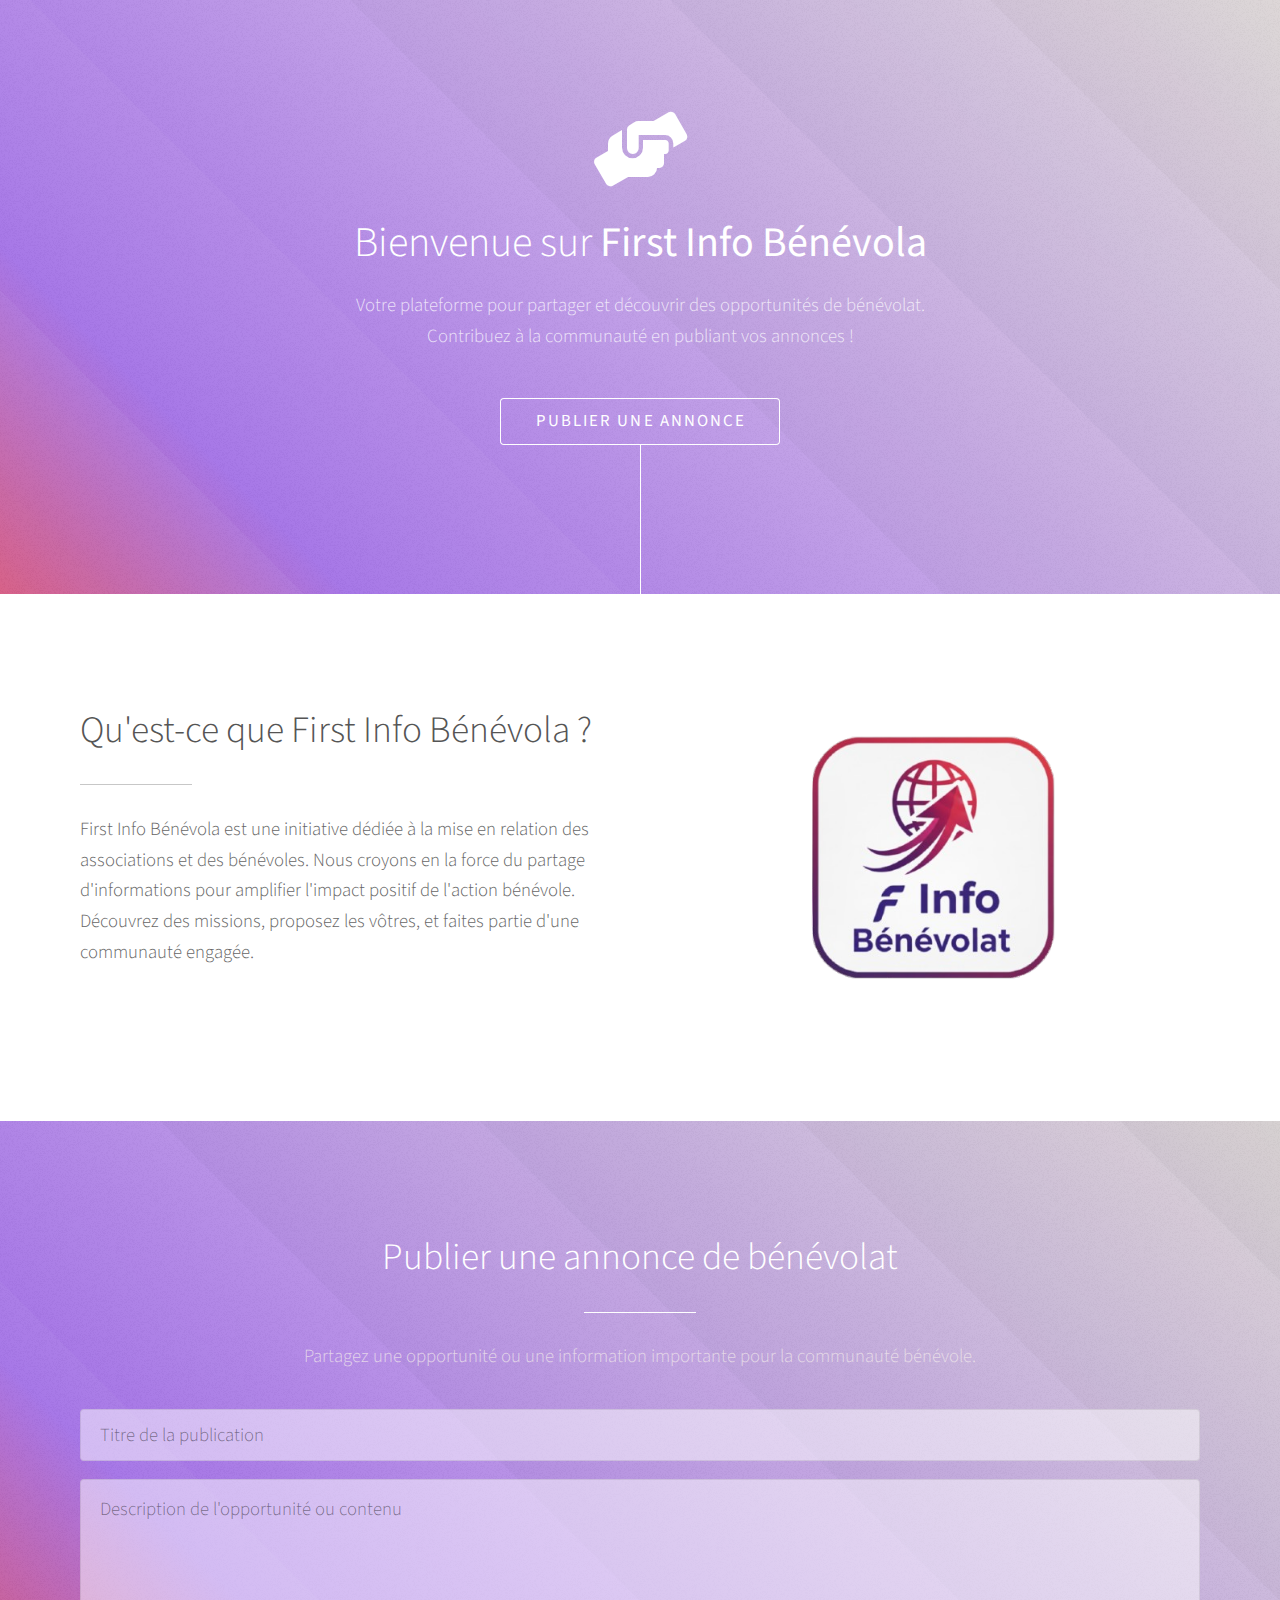
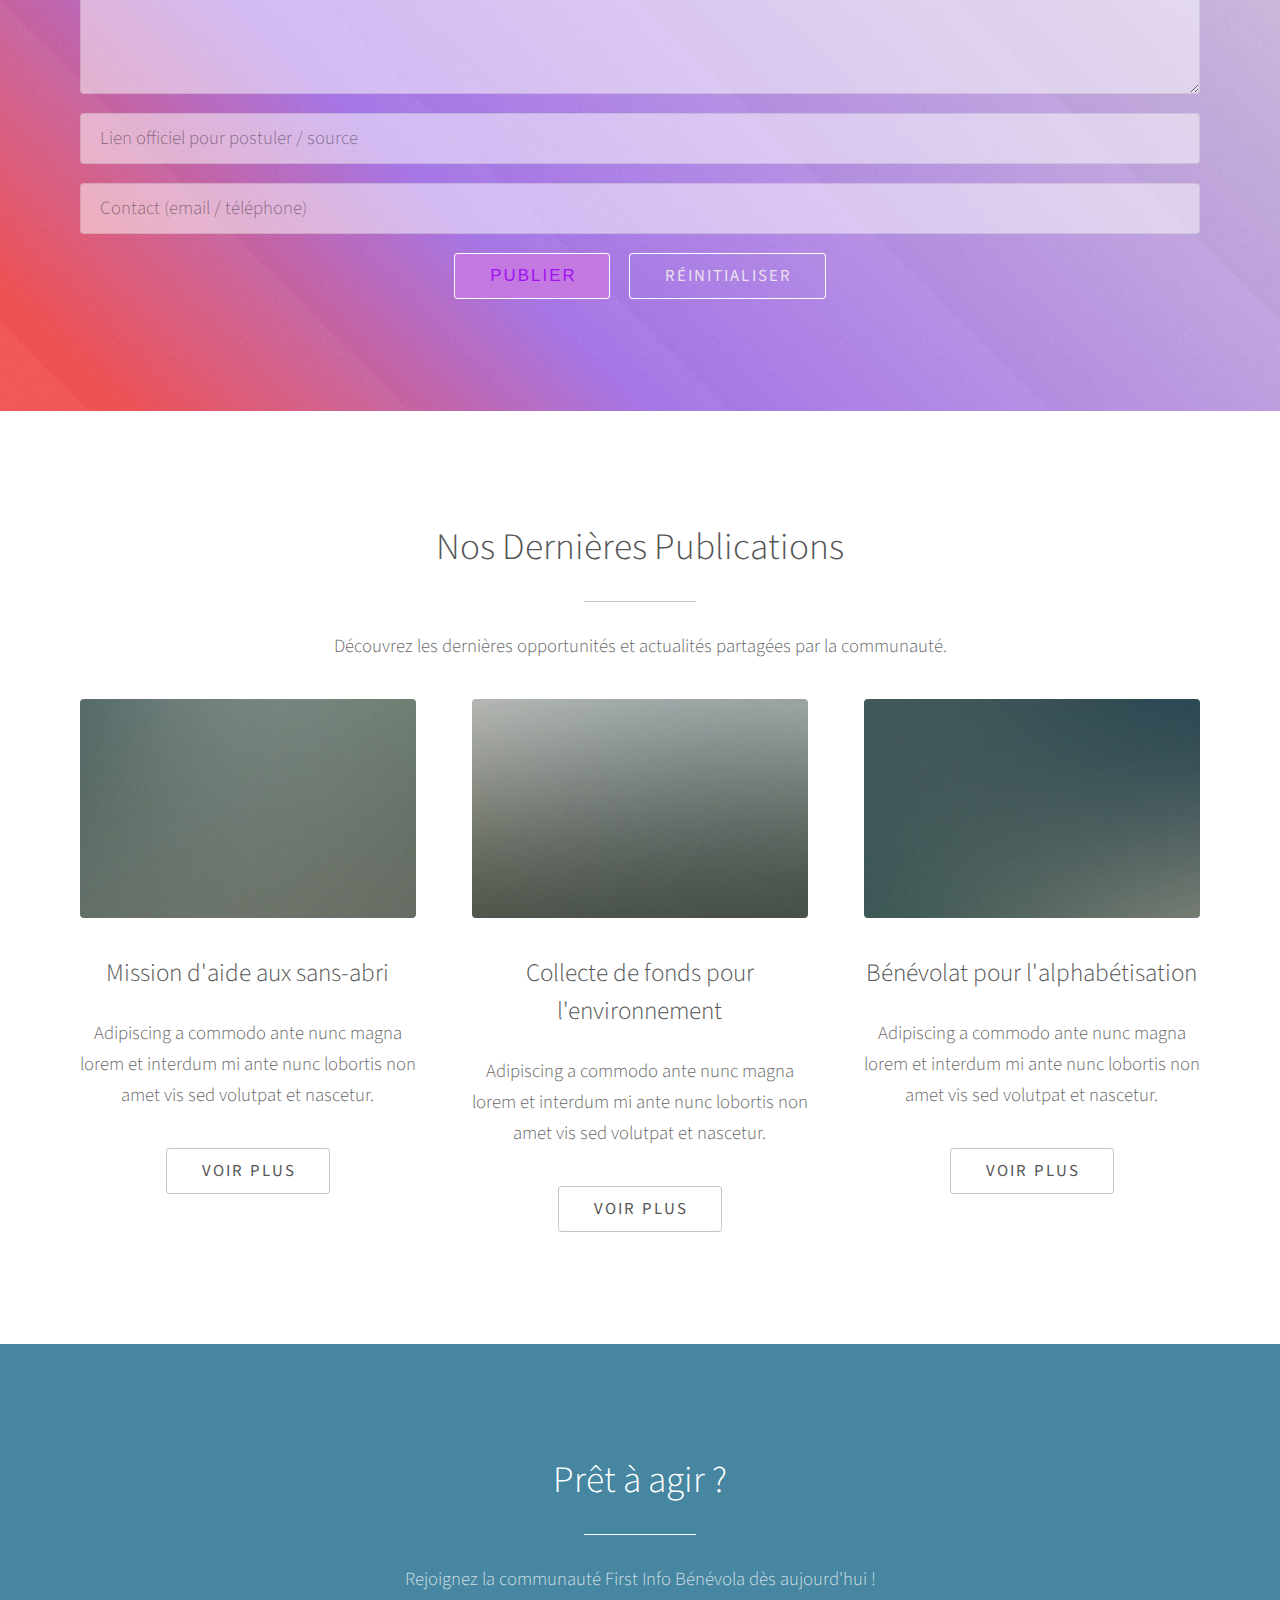
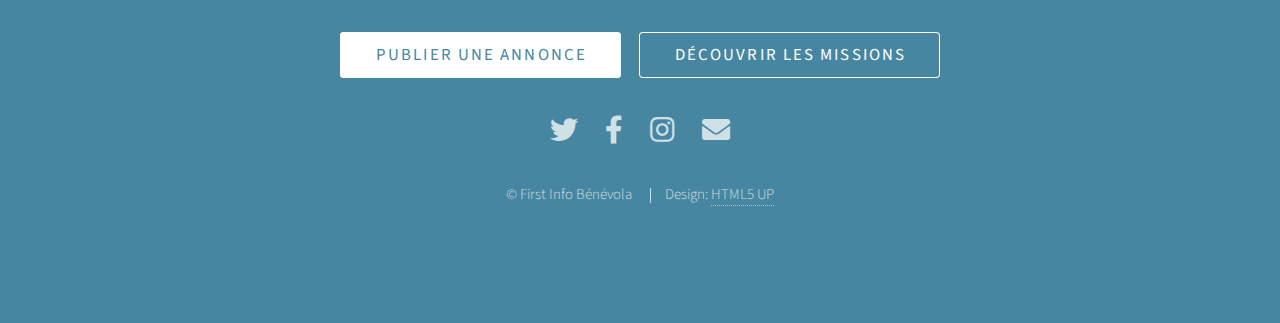
<file: templates/index.html>
<!DOCTYPE HTML>
<!--
	Photon by HTML5 UP
	html5up.net | @ajlkn
	Free for personal and commercial use under the CCA 3.0 license (html5up.net/license)
-->
<html>

<head>
	<title>First Info Bénévola</title>
	<meta charset="utf-8" />
	<meta name="viewport" content="width=device-width, initial-scale=1, user-scalable=no" />

	<!-- css -->
	<link rel="stylesheet" href="/static/assets/css/main.css" />
	<noscript>
		<link rel="stylesheet" href="/static/assets/css/noscript.css" />
	</noscript>

</head>

<body class="is-preload">

	<!-- Header -->
	<section id="header">
		<div class="inner">
			<span class="icon solid major fa-hands-helping"></span> <!-- Icône changée pour symboliser le bénévolat -->
			<h1>Bienvenue sur <strong>First Info Bénévola</strong></h1>
			<p>Votre plateforme pour partager et découvrir des opportunités de bénévolat.<br />
				Contribuez à la communauté en publiant vos annonces !</p>
			<ul class="actions special">
				<li><a href="#publish" class="button scrolly">Publier une annonce</a></li>
			</ul>
		</div>
	</section>

	<!-- One - Section d'introduction -->
	<section id="one" class="main style1">
		<div class="container">
			<div class="row gtr-150">
				<div class="col-6 col-12-medium">
					<header class="major">
						<h2>Qu'est-ce que First Info Bénévola ?</h2>
					</header>
					<p>First Info Bénévola est une initiative dédiée à la mise en relation des associations et des
						bénévoles. Nous croyons en la force du partage d'informations pour amplifier l'impact positif de
						l'action bénévole. Découvrez des missions, proposez les vôtres, et faites partie d'une
						communauté engagée.</p>
				</div>
				<div class="col-6 col-12-medium imp-medium">
					<span class="image fit">
						<!-- Ici, vous pouvez mettre une image pertinente pour le bénévolat -->
						<img src="/static/images/pic01.jpg" alt="Personnes faisant du bénévolat" />
					</span>
				</div>
			</div>
		</div>
	</section>

	<!-- Publish Section - Nouvelle section pour le formulaire de publication -->
	<section id="publish" class="main style2 special">
		<div class="container">
			<header class="major">
				<h2>Publier une annonce de bénévolat</h2>
			</header>
			<p>Partagez une opportunité ou une information importante pour la communauté bénévole.</p>




			<!-- Formulaire de publication d'annonce -->



<form id="publication-form"> 
	<div class="row gtr-uniform gtr-50">

		<div class="col-12">
			<input type="text" name="titre" id="titre" placeholder="Titre de la publication" required />
		</div>

		<div class="col-12">
			<textarea name="description" id="description"
				placeholder="Description de l'opportunité ou contenu" rows="6"
				required></textarea>
		</div>

		<div class="col-12">
			<input type="text" name="lien" id="lien" placeholder="Lien officiel pour postuler / source" required />
		</div>

		<div class="col-12">
			<input type="text" name="contact" id="contact" placeholder="Contact (email / téléphone)" required />
		</div>

		<div class="col-12">
			<ul class="actions special">
				<li><button type="submit" class="primary">Publier</button></li>
				<li><input type="reset" value="Réinitialiser" /></li>
			</ul>
		</div>

	</div>
</form>

<p id="message" style="margin-top:10px; font-weight:bold;"></p>








		</div>
	</section>

	<!-- Three - Section d'exemples ou d'informations -->
	<section id="three" class="main style1 special">
		<div class="container">
			<header class="major">
				<h2>Nos Dernières Publications</h2>
			</header>
			<p>Découvrez les dernières opportunités et actualités partagées par la communauté.</p>
			<div class="row gtr-150">
				<div class="col-4 col-12-medium">
					<span class="image fit"><img src="/static/images/pic02.jpg" alt="" /></span>
					<h3>Mission d'aide aux sans-abri</h3>
					<p>Adipiscing a commodo ante nunc magna lorem et interdum mi ante nunc lobortis non amet vis sed
						volutpat et nascetur.</p>
					<ul class="actions special">
						<li><a href="#" class="button">Voir plus</a></li>
					</ul>
				</div>
				<div class="col-4 col-12-medium">
					<span class="image fit"><img src="/static/images/pic03.jpg" alt="" /></span>
					<h3>Collecte de fonds pour l'environnement</h3>
					<p>Adipiscing a commodo ante nunc magna lorem et interdum mi ante nunc lobortis non amet vis sed
						volutpat et nascetur.</p>
					<ul class="actions special">
						<li><a href="#" class="button">Voir plus</a></li>
					</ul>
				</div>
				<div class="col-4 col-12-medium">
					<span class="image fit"><img src="/static/images/pic04.jpg" alt="" /></span>
					<h3>Bénévolat pour l'alphabétisation</h3>
					<p>Adipiscing a commodo ante nunc magna lorem et interdum mi ante nunc lobortis non amet vis sed
						volutpat et nascetur.</p>
					<ul class="actions special">
						<li><a href="#" class="button">Voir plus</a></li>
					</ul>
				</div>
			</div>
		</div>
	</section>

	<!-- Footer -->
	<section id="footer">
		<div class="container">
			<header class="major">
				<h2>Prêt à agir ?</h2>
			</header>
			<p>Rejoignez la communauté First Info Bénévola dès aujourd'hui !</p>
			<ul class="actions special">
				<li><a href="#publish" class="button wide primary scrolly">Publier une annonce</a></li>
				<li><a href="#one" class="button wide scrolly">Découvrir les missions</a></li>
			</ul>
		</div>
		<ul class="icons">
			<li><a href="#" class="icon brands alt fa-twitter"><span class="label">Twitter</span></a></li>
			<li><a href="#" class="icon brands alt fa-facebook-f"><span class="label">Facebook</span></a></li>
			<li><a href="#" class="icon brands alt fa-instagram"><span class="label">Instagram</span></a></li>
			<li><a href="#" class="icon solid alt fa-envelope"><span class="label">Email</span></a></li>
		</ul>
		<ul class="copyright">
			<li>&copy; First Info Bénévola</li>
			<li>Design: <a href="http://html5up.net">HTML5 UP</a></li>
		</ul>
	</section>

	<!-- Scripts -->
	<script src="/static/assets/js/jquery.min.js"></script>
	<script src="/static/assets/js/jquery.scrolly.min.js"></script>
	<script src="/static/assets/js/browser.min.js"></script>
	<script src="/static/assets/js/breakpoints.min.js"></script>
	<script src="/static/assets/js/util.js"></script>
	<script src="/static/assets/js/main.js"></script>











<script>
const form = document.getElementById("publication-form");
const messageEl = document.getElementById("message");

form.addEventListener("submit", async (e) => {
    e.preventDefault();

    // Récupérer les valeurs
    const titre = document.getElementById("titre").value.trim();
    const description = document.getElementById("description").value.trim();
    const lien = document.getElementById("lien").value.trim();
    const contact = document.getElementById("contact").value.trim();

    // Validation côté front
    if (!titre) {
        messageEl.innerText = "⚠️ Veuillez saisir un titre";
        return;
    }

    if (!description) {
        messageEl.innerText = "⚠️ Veuillez saisir une description";
        return;
    }

    if (!lien) {
        messageEl.innerText = "⚠️ Veuillez saisir un lien pour postuler";
        return;
    }

    if (!lien.match(/^https?:\/\/.+/)) {
        messageEl.innerText = "⚠️ Le lien doit commencer par http:// ou https://";
        return;
    }

    if (!contact) {
        messageEl.innerText = "⚠️ Veuillez saisir un contact (email ou numéro)";
        return;
    }

    // Validation simple contact : email ou numéro
    const contactPattern = /^([+]?[\d]{7,15}|[\w.-]+@[\w.-]+\.\w{2,})$/;
    if (!contactPattern.test(contact)) {
        messageEl.innerText = "⚠️ Contact invalide : entrez un email ou un numéro valide";
        return;
    }

    // Préparer les données à envoyer
    const data = { titre, description, lien, contact };

    try {
        const response = await fetch("/api/publier-annonce", {
            method: "POST",
            headers: { "Content-Type": "application/json" },
            body: JSON.stringify(data)
        });

        const result = await response.json();

        if (response.ok) {
            messageEl.innerText = "✅ Annonce publiée avec succès !";
            form.reset();
        } else {
            messageEl.innerText = `❌ Erreur : ${result.detail || result.message}`;
        }
    } catch (err) {
        messageEl.innerText = "❌ Erreur serveur, réessaie plus tard";
        console.error(err);
    }
});
</script>










</body>

</html>
</file>
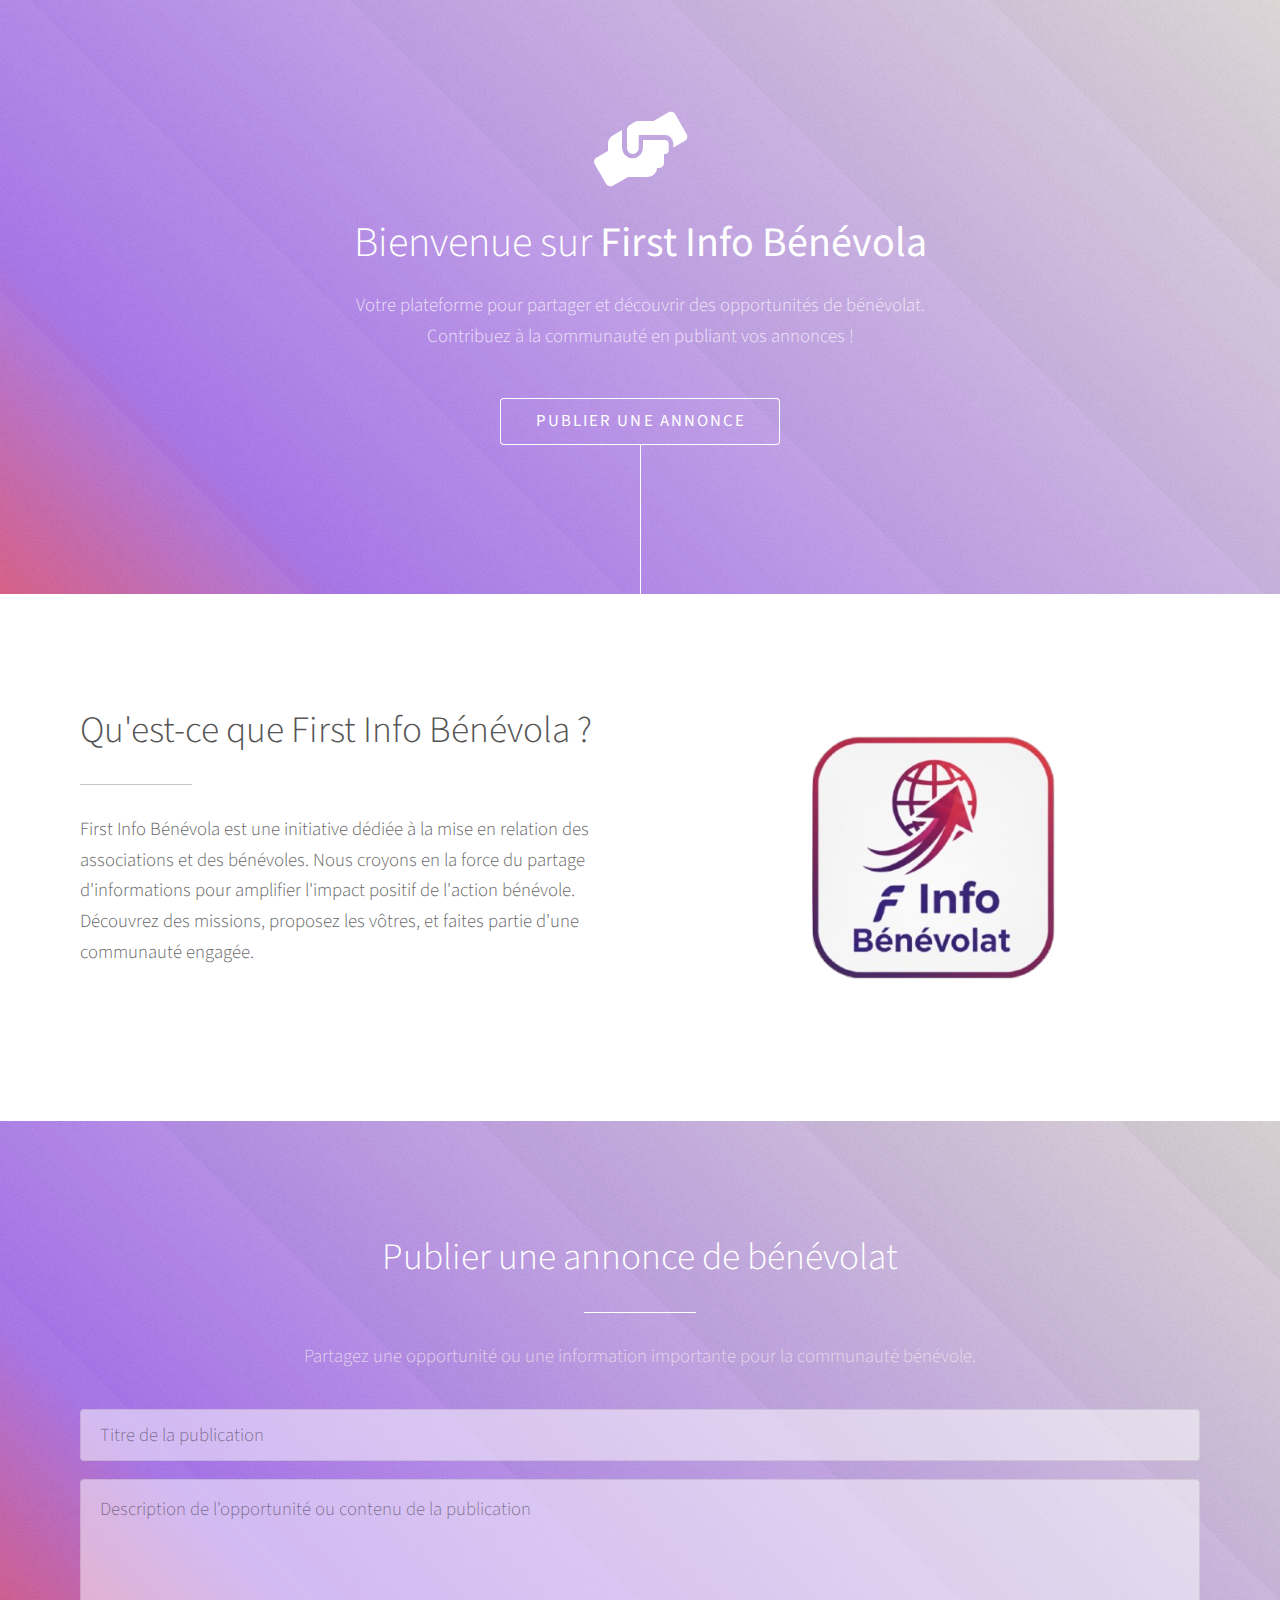
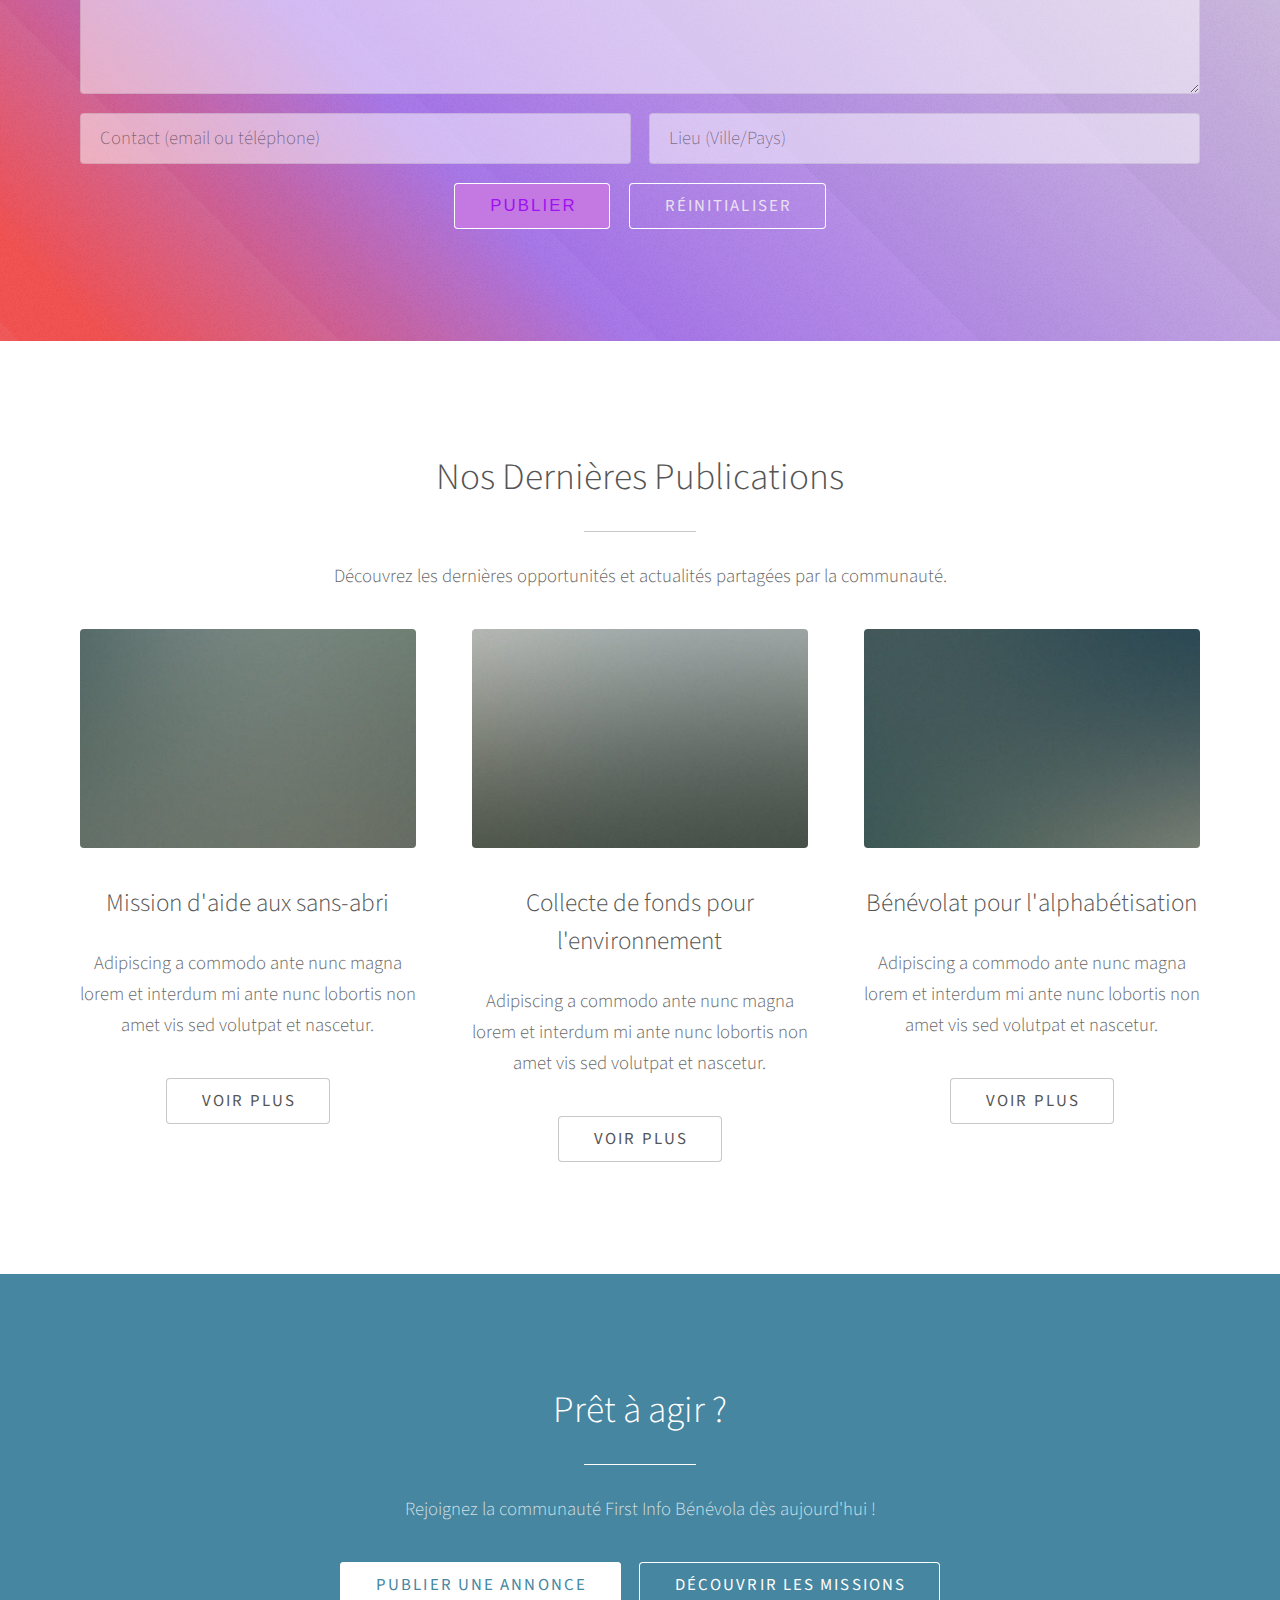
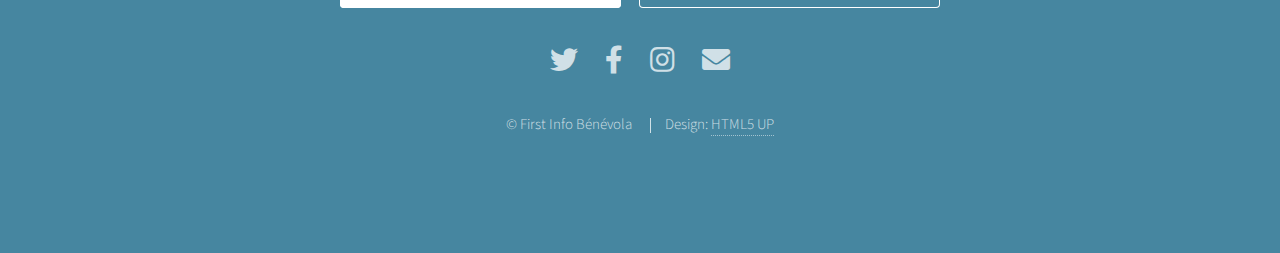
<file: app/templates/index.html>
<!DOCTYPE HTML>
<!--
	Photon by HTML5 UP
	html5up.net | @ajlkn
	Free for personal and commercial use under the CCA 3.0 license (html5up.net/license)
-->
<html>

<head>
	<title>First Info Bénévola</title>
	<meta charset="utf-8" />
	<meta name="viewport" content="width=device-width, initial-scale=1, user-scalable=no" />

	<!-- css -->
	<link rel="stylesheet" href="/static/assets/css/main.css" />
	<noscript>
		<link rel="stylesheet" href="/static/assets/css/noscript.css" />
	</noscript>

</head>

<body class="is-preload">

	<!-- Header -->
	<section id="header">
		<div class="inner">
			<span class="icon solid major fa-hands-helping"></span> <!-- Icône changée pour symboliser le bénévolat -->
			<h1>Bienvenue sur <strong>First Info Bénévola</strong></h1>
			<p>Votre plateforme pour partager et découvrir des opportunités de bénévolat.<br />
				Contribuez à la communauté en publiant vos annonces !</p>
			<ul class="actions special">
				<li><a href="#publish" class="button scrolly">Publier une annonce</a></li>
			</ul>
		</div>
	</section>

	<!-- One - Section d'introduction -->
	<section id="one" class="main style1">
		<div class="container">
			<div class="row gtr-150">
				<div class="col-6 col-12-medium">
					<header class="major">
						<h2>Qu'est-ce que First Info Bénévola ?</h2>
					</header>
					<p>First Info Bénévola est une initiative dédiée à la mise en relation des associations et des
						bénévoles. Nous croyons en la force du partage d'informations pour amplifier l'impact positif de
						l'action bénévole. Découvrez des missions, proposez les vôtres, et faites partie d'une
						communauté engagée.</p>
				</div>
				<div class="col-6 col-12-medium imp-medium">
					<span class="image fit">
						<!-- Ici, vous pouvez mettre une image pertinente pour le bénévolat -->
						<img src="/static/images/pic01.jpg" alt="Personnes faisant du bénévolat" />
					</span>
				</div>
			</div>
		</div>
	</section>

	<!-- Publish Section - Nouvelle section pour le formulaire de publication -->
	<section id="publish" class="main style2 special">
		<div class="container">
			<header class="major">
				<h2>Publier une annonce de bénévolat</h2>
			</header>
			<p>Partagez une opportunité ou une information importante pour la communauté bénévole.</p>




			<!-- Formulaire de publication d'annonce -->

<form id="publication-form"> 
	<div class="row gtr-uniform gtr-50">

		<div class="col-12">
			<input type="text" name="titre" id="titre" placeholder="Titre de la publication" required />
		</div>

		<div class="col-12">
			<textarea name="description" id="description"
				placeholder="Description de l'opportunité ou contenu de la publication" rows="6"
				required></textarea>
		</div>

		<div class="col-6 col-12-small">
			<input type="text" name="contact" id="contact" placeholder="Contact (email ou téléphone)" />
		</div>

		<div class="col-6 col-12-small">
			<input type="text" name="lieu" id="lieu" placeholder="Lieu (Ville/Pays)" />
		</div>

		<div class="col-12">
			<ul class="actions special">
				<li><button type="submit" class="primary">Publier</button></li>
				<li><input type="reset" value="Réinitialiser" /></li>
			</ul>
		</div>

	</div>
</form>

<p id="message" style="margin-top:10px; font-weight:bold;"></p>







		</div>
	</section>

	<!-- Three - Section d'exemples ou d'informations -->
	<section id="three" class="main style1 special">
		<div class="container">
			<header class="major">
				<h2>Nos Dernières Publications</h2>
			</header>
			<p>Découvrez les dernières opportunités et actualités partagées par la communauté.</p>
			<div class="row gtr-150">
				<div class="col-4 col-12-medium">
					<span class="image fit"><img src="/static/images/pic02.jpg" alt="" /></span>
					<h3>Mission d'aide aux sans-abri</h3>
					<p>Adipiscing a commodo ante nunc magna lorem et interdum mi ante nunc lobortis non amet vis sed
						volutpat et nascetur.</p>
					<ul class="actions special">
						<li><a href="#" class="button">Voir plus</a></li>
					</ul>
				</div>
				<div class="col-4 col-12-medium">
					<span class="image fit"><img src="/static/images/pic03.jpg" alt="" /></span>
					<h3>Collecte de fonds pour l'environnement</h3>
					<p>Adipiscing a commodo ante nunc magna lorem et interdum mi ante nunc lobortis non amet vis sed
						volutpat et nascetur.</p>
					<ul class="actions special">
						<li><a href="#" class="button">Voir plus</a></li>
					</ul>
				</div>
				<div class="col-4 col-12-medium">
					<span class="image fit"><img src="/static/images/pic04.jpg" alt="" /></span>
					<h3>Bénévolat pour l'alphabétisation</h3>
					<p>Adipiscing a commodo ante nunc magna lorem et interdum mi ante nunc lobortis non amet vis sed
						volutpat et nascetur.</p>
					<ul class="actions special">
						<li><a href="#" class="button">Voir plus</a></li>
					</ul>
				</div>
			</div>
		</div>
	</section>

	<!-- Footer -->
	<section id="footer">
		<div class="container">
			<header class="major">
				<h2>Prêt à agir ?</h2>
			</header>
			<p>Rejoignez la communauté First Info Bénévola dès aujourd'hui !</p>
			<ul class="actions special">
				<li><a href="#publish" class="button wide primary scrolly">Publier une annonce</a></li>
				<li><a href="#one" class="button wide scrolly">Découvrir les missions</a></li>
			</ul>
		</div>
		<ul class="icons">
			<li><a href="#" class="icon brands alt fa-twitter"><span class="label">Twitter</span></a></li>
			<li><a href="#" class="icon brands alt fa-facebook-f"><span class="label">Facebook</span></a></li>
			<li><a href="#" class="icon brands alt fa-instagram"><span class="label">Instagram</span></a></li>
			<li><a href="#" class="icon solid alt fa-envelope"><span class="label">Email</span></a></li>
		</ul>
		<ul class="copyright">
			<li>&copy; First Info Bénévola</li>
			<li>Design: <a href="http://html5up.net">HTML5 UP</a></li>
		</ul>
	</section>

	<!-- Scripts -->
	<script src="/static/assets/js/jquery.min.js"></script>
	<script src="/static/assets/js/jquery.scrolly.min.js"></script>
	<script src="/static/assets/js/browser.min.js"></script>
	<script src="/static/assets/js/breakpoints.min.js"></script>
	<script src="/static/assets/js/util.js"></script>
	<script src="/static/assets/js/main.js"></script>



<script>
	const form = document.getElementById("publication-form");

	form.addEventListener("submit", async (e) => {
		e.preventDefault();

		const data = {
			titre: document.getElementById("titre").value,
			description: document.getElementById("description").value,
			contact: document.getElementById("contact").value || "non spécifié",
			lieu: document.getElementById("lieu").value || "non spécifié"
		};

		try {
			const response = await fetch("/api/publier-annonce", {
				method: "POST",
				headers: { "Content-Type": "application/json" },
				body: JSON.stringify(data)
			});

			const result = await response.json();

			document.getElementById("message").innerText = result.message + " ✅";

			form.reset(); // Vide le formulaire 👍
		} catch (err) {
			document.getElementById("message").innerText = "Erreur, réessaie ❌";
		}
	});
</script>






















</body>

</html>
</file>
<file: static/assets/css/noscript.css>
/*
	Photon by HTML5 UP
	html5up.net | @ajlkn
	Free for personal and commercial use under the CCA 3.0 license (html5up.net/license)
*/

/* Header */

	body.is-preload #header .inner {
		-moz-transform: none;
		-webkit-transform: none;
		-ms-transform: none;
		transform: none;
		opacity: 1;
	}

		body.is-preload #header .inner .actions {
			-moz-transform: none;
			-webkit-transform: none;
			-ms-transform: none;
			transform: none;
			opacity: 1;
		}

	body.is-preload #header:after {
		opacity: 0;
	}
</file>
<file: static/assets/css/main.css>
@import url("fontawesome-all.min.css");
@import url("https://fonts.googleapis.com/css?family=Source+Sans+Pro:300,300italic,400,400italic");

/*
	Photon by HTML5 UP
	html5up.net | @ajlkn
	Free for personal and commercial use under the CCA 3.0 license (html5up.net/license)
*/

html, body, div, span, applet, object,
iframe, h1, h2, h3, h4, h5, h6, p, blockquote,
pre, a, abbr, acronym, address, big, cite,
code, del, dfn, em, img, ins, kbd, q, s, samp,
small, strike, strong, sub, sup, tt, var, b,
u, i, center, dl, dt, dd, ol, ul, li, fieldset,
form, label, legend, table, caption, tbody,
tfoot, thead, tr, th, td, article, aside,
canvas, details, embed, figure, figcaption,
footer, header, hgroup, menu, nav, output, ruby,
section, summary, time, mark, audio, video {
	margin: 0;
	padding: 0;
	border: 0;
	font-size: 100%;
	font: inherit;
	vertical-align: baseline;}

article, aside, details, figcaption, figure,
footer, header, hgroup, menu, nav, section {
	display: block;}

body {
	line-height: 1;
}

ol, ul {
	list-style: none;
}

blockquote, q {
	quotes: none;
}

	blockquote:before, blockquote:after, q:before, q:after {
		content: '';
		content: none;
	}

table {
	border-collapse: collapse;
	border-spacing: 0;
}

body {
	-webkit-text-size-adjust: none;
}

mark {
	background-color: transparent;
	color: inherit;
}

input::-moz-focus-inner {
	border: 0;
	padding: 0;
}

input, select, textarea {
	-moz-appearance: none;
	-webkit-appearance: none;
	-ms-appearance: none;
	appearance: none;
}

/* Basic */

	html {
		box-sizing: border-box;
	}

	*, *:before, *:after {
		box-sizing: inherit;
	}

	body {
		background: #fff;
	}

		body.is-preload *, body.is-preload *:before, body.is-preload *:after {
			-moz-animation: none !important;
			-webkit-animation: none !important;
			-ms-animation: none !important;
			animation: none !important;
			-moz-transition: none !important;
			-webkit-transition: none !important;
			-ms-transition: none !important;
			transition: none !important;
		}

	body, input, select, textarea {
		color: #666;
		font-family: "Source Sans Pro", Helvetica, sans-serif;
		font-size: 16pt;
		font-weight: 300;
		line-height: 1.65em;
	}

	a {
		-moz-transition: color 0.2s ease-in-out, border-color 0.2s ease-in-out;
		-webkit-transition: color 0.2s ease-in-out, border-color 0.2s ease-in-out;
		-ms-transition: color 0.2s ease-in-out, border-color 0.2s ease-in-out;
		transition: color 0.2s ease-in-out, border-color 0.2s ease-in-out;
		border-bottom: dotted 1px #666;
		color: inherit;
		text-decoration: none;
	}

		a:hover {
			border-bottom-color: transparent !important;
			color: #9807ec;
		}

	strong, b {
		color: #555;
		font-weight: 400;
	}

	em, i {
		font-style: italic;
	}

	p {
		margin: 0 0 2em 0;
	}

	h1, h2, h3, h4, h5, h6 {
		color: #555;
		line-height: 1em;
		margin: 0 0 1em 0;
	}

		h1 a, h2 a, h3 a, h4 a, h5 a, h6 a {
			color: inherit;
			text-decoration: none;
		}

	h1 {
		font-size: 2.25em;
		line-height: 1.35em;
	}

	h2 {
		font-size: 2em;
		line-height: 1.35em;
	}

	h3 {
		font-size: 1.35em;
		line-height: 1.5em;
	}

	h4 {
		font-size: 1.25em;
		line-height: 1.5em;
	}

	h5 {
		font-size: 0.9em;
		line-height: 1.5em;
	}

	h6 {
		font-size: 0.7em;
		line-height: 1.5em;
	}

	sub {
		font-size: 0.8em;
		position: relative;
		top: 0.5em;
	}

	sup {
		font-size: 0.8em;
		position: relative;
		top: -0.5em;
	}

	hr {
		border: 0;
		border-bottom: solid 1px rgba(144, 144, 144, 0.5);
		margin: 2em 0;
	}

		hr.major {
			margin: 3em 0;
		}

	blockquote {
		border-left: solid 4px rgba(144, 144, 144, 0.5);
		font-style: italic;
		margin: 0 0 2em 0;
		padding: 0.5em 0 0.5em 2em;
	}

	code {
		background: rgba(144, 144, 144, 0.075);
		border-radius: 4px;
		border: solid 1px rgba(144, 144, 144, 0.5);
		font-family: "Courier New", monospace;
		font-size: 0.9em;
		margin: 0 0.25em;
		padding: 0.25em 0.65em;
	}

	pre {
		-webkit-overflow-scrolling: touch;
		font-family: "Courier New", monospace;
		font-size: 0.9em;
		margin: 0 0 2em 0;
	}

		pre code {
			display: block;
			line-height: 1.75em;
			padding: 1em 1.5em;
			overflow-x: auto;
		}

	.align-left {
		text-align: left;
	}

	.align-center {
		text-align: center;
	}

	.align-right {
		text-align: right;
	}

/* Container */

	.container {
		margin: 0 auto;
		max-width: calc(100% - 4em);
		width: 60em;
	}

		.container.xsmall {
			width: 15em;
		}

		.container.small {
			width: 30em;
		}

		.container.medium {
			width: 45em;
		}

		.container.large {
			width: 75em;
		}

		.container.xlarge {
			width: 90em;
		}

		.container.max {
			width: 100%;
		}

		@media screen and (max-width: 980px) {

			.container {
				max-width: 100% !important;
				width: 100% !important;
			}

		}

		@media screen and (max-width: 480px) {

			.container {
				max-width: calc(100% - 3em);
			}

		}

/* Row */

	.row {
		display: flex;
		flex-wrap: wrap;
		box-sizing: border-box;
		align-items: stretch;
	}

		.row > * {
			box-sizing: border-box;
		}

		.row.gtr-uniform > * > :last-child {
			margin-bottom: 0;
		}

		.row.aln-left {
			justify-content: flex-start;
		}

		.row.aln-center {
			justify-content: center;
		}

		.row.aln-right {
			justify-content: flex-end;
		}

		.row.aln-top {
			align-items: flex-start;
		}

		.row.aln-middle {
			align-items: center;
		}

		.row.aln-bottom {
			align-items: flex-end;
		}

		.row > .imp {
			order: -1;
		}

		.row > .col-1 {
			width: 8.33333%;
		}

		.row > .off-1 {
			margin-left: 8.33333%;
		}

		.row > .col-2 {
			width: 16.66667%;
		}

		.row > .off-2 {
			margin-left: 16.66667%;
		}

		.row > .col-3 {
			width: 25%;
		}

		.row > .off-3 {
			margin-left: 25%;
		}

		.row > .col-4 {
			width: 33.33333%;
		}

		.row > .off-4 {
			margin-left: 33.33333%;
		}

		.row > .col-5 {
			width: 41.66667%;
		}

		.row > .off-5 {
			margin-left: 41.66667%;
		}

		.row > .col-6 {
			width: 50%;
		}

		.row > .off-6 {
			margin-left: 50%;
		}

		.row > .col-7 {
			width: 58.33333%;
		}

		.row > .off-7 {
			margin-left: 58.33333%;
		}

		.row > .col-8 {
			width: 66.66667%;
		}

		.row > .off-8 {
			margin-left: 66.66667%;
		}

		.row > .col-9 {
			width: 75%;
		}

		.row > .off-9 {
			margin-left: 75%;
		}

		.row > .col-10 {
			width: 83.33333%;
		}

		.row > .off-10 {
			margin-left: 83.33333%;
		}

		.row > .col-11 {
			width: 91.66667%;
		}

		.row > .off-11 {
			margin-left: 91.66667%;
		}

		.row > .col-12 {
			width: 100%;
		}

		.row > .off-12 {
			margin-left: 100%;
		}

		.row.gtr-0 {
			margin-top: 0;
			margin-left: 0em;
		}

			.row.gtr-0 > * {
				padding: 0 0 0 0em;
			}

			.row.gtr-0.gtr-uniform {
				margin-top: 0em;
			}

				.row.gtr-0.gtr-uniform > * {
					padding-top: 0em;
				}

		.row.gtr-25 {
			margin-top: 0;
			margin-left: -0.5em;
		}

			.row.gtr-25 > * {
				padding: 0 0 0 0.5em;
			}

			.row.gtr-25.gtr-uniform {
				margin-top: -0.5em;
			}

				.row.gtr-25.gtr-uniform > * {
					padding-top: 0.5em;
				}

		.row.gtr-50 {
			margin-top: 0;
			margin-left: -1em;
		}

			.row.gtr-50 > * {
				padding: 0 0 0 1em;
			}

			.row.gtr-50.gtr-uniform {
				margin-top: -1em;
			}

				.row.gtr-50.gtr-uniform > * {
					padding-top: 1em;
				}

		.row {
			margin-top: 0;
			margin-left: -2em;
		}

			.row > * {
				padding: 0 0 0 2em;
			}

			.row.gtr-uniform {
				margin-top: -2em;
			}

				.row.gtr-uniform > * {
					padding-top: 2em;
				}

		.row.gtr-150 {
			margin-top: 0;
			margin-left: -3em;
		}

			.row.gtr-150 > * {
				padding: 0 0 0 3em;
			}

			.row.gtr-150.gtr-uniform {
				margin-top: -3em;
			}

				.row.gtr-150.gtr-uniform > * {
					padding-top: 3em;
				}

		.row.gtr-200 {
			margin-top: 0;
			margin-left: -4em;
		}

			.row.gtr-200 > * {
				padding: 0 0 0 4em;
			}

			.row.gtr-200.gtr-uniform {
				margin-top: -4em;
			}

				.row.gtr-200.gtr-uniform > * {
					padding-top: 4em;
				}

		@media screen and (max-width: 1680px) {

			.row {
				display: flex;
				flex-wrap: wrap;
				box-sizing: border-box;
				align-items: stretch;
			}

				.row > * {
					box-sizing: border-box;
				}

				.row.gtr-uniform > * > :last-child {
					margin-bottom: 0;
				}

				.row.aln-left {
					justify-content: flex-start;
				}

				.row.aln-center {
					justify-content: center;
				}

				.row.aln-right {
					justify-content: flex-end;
				}

				.row.aln-top {
					align-items: flex-start;
				}

				.row.aln-middle {
					align-items: center;
				}

				.row.aln-bottom {
					align-items: flex-end;
				}

				.row > .imp-xlarge {
					order: -1;
				}

				.row > .col-1-xlarge {
					width: 8.33333%;
				}

				.row > .off-1-xlarge {
					margin-left: 8.33333%;
				}

				.row > .col-2-xlarge {
					width: 16.66667%;
				}

				.row > .off-2-xlarge {
					margin-left: 16.66667%;
				}

				.row > .col-3-xlarge {
					width: 25%;
				}

				.row > .off-3-xlarge {
					margin-left: 25%;
				}

				.row > .col-4-xlarge {
					width: 33.33333%;
				}

				.row > .off-4-xlarge {
					margin-left: 33.33333%;
				}

				.row > .col-5-xlarge {
					width: 41.66667%;
				}

				.row > .off-5-xlarge {
					margin-left: 41.66667%;
				}

				.row > .col-6-xlarge {
					width: 50%;
				}

				.row > .off-6-xlarge {
					margin-left: 50%;
				}

				.row > .col-7-xlarge {
					width: 58.33333%;
				}

				.row > .off-7-xlarge {
					margin-left: 58.33333%;
				}

				.row > .col-8-xlarge {
					width: 66.66667%;
				}

				.row > .off-8-xlarge {
					margin-left: 66.66667%;
				}

				.row > .col-9-xlarge {
					width: 75%;
				}

				.row > .off-9-xlarge {
					margin-left: 75%;
				}

				.row > .col-10-xlarge {
					width: 83.33333%;
				}

				.row > .off-10-xlarge {
					margin-left: 83.33333%;
				}

				.row > .col-11-xlarge {
					width: 91.66667%;
				}

				.row > .off-11-xlarge {
					margin-left: 91.66667%;
				}

				.row > .col-12-xlarge {
					width: 100%;
				}

				.row > .off-12-xlarge {
					margin-left: 100%;
				}

				.row.gtr-0 {
					margin-top: 0;
					margin-left: 0em;
				}

					.row.gtr-0 > * {
						padding: 0 0 0 0em;
					}

					.row.gtr-0.gtr-uniform {
						margin-top: 0em;
					}

						.row.gtr-0.gtr-uniform > * {
							padding-top: 0em;
						}

				.row.gtr-25 {
					margin-top: 0;
					margin-left: -0.5em;
				}

					.row.gtr-25 > * {
						padding: 0 0 0 0.5em;
					}

					.row.gtr-25.gtr-uniform {
						margin-top: -0.5em;
					}

						.row.gtr-25.gtr-uniform > * {
							padding-top: 0.5em;
						}

				.row.gtr-50 {
					margin-top: 0;
					margin-left: -1em;
				}

					.row.gtr-50 > * {
						padding: 0 0 0 1em;
					}

					.row.gtr-50.gtr-uniform {
						margin-top: -1em;
					}

						.row.gtr-50.gtr-uniform > * {
							padding-top: 1em;
						}

				.row {
					margin-top: 0;
					margin-left: -2em;
				}

					.row > * {
						padding: 0 0 0 2em;
					}

					.row.gtr-uniform {
						margin-top: -2em;
					}

						.row.gtr-uniform > * {
							padding-top: 2em;
						}

				.row.gtr-150 {
					margin-top: 0;
					margin-left: -3em;
				}

					.row.gtr-150 > * {
						padding: 0 0 0 3em;
					}

					.row.gtr-150.gtr-uniform {
						margin-top: -3em;
					}

						.row.gtr-150.gtr-uniform > * {
							padding-top: 3em;
						}

				.row.gtr-200 {
					margin-top: 0;
					margin-left: -4em;
				}

					.row.gtr-200 > * {
						padding: 0 0 0 4em;
					}

					.row.gtr-200.gtr-uniform {
						margin-top: -4em;
					}

						.row.gtr-200.gtr-uniform > * {
							padding-top: 4em;
						}

		}

		@media screen and (max-width: 1140px) {

			.row {
				display: flex;
				flex-wrap: wrap;
				box-sizing: border-box;
				align-items: stretch;
			}

				.row > * {
					box-sizing: border-box;
				}

				.row.gtr-uniform > * > :last-child {
					margin-bottom: 0;
				}

				.row.aln-left {
					justify-content: flex-start;
				}

				.row.aln-center {
					justify-content: center;
				}

				.row.aln-right {
					justify-content: flex-end;
				}

				.row.aln-top {
					align-items: flex-start;
				}

				.row.aln-middle {
					align-items: center;
				}

				.row.aln-bottom {
					align-items: flex-end;
				}

				.row > .imp-large {
					order: -1;
				}

				.row > .col-1-large {
					width: 8.33333%;
				}

				.row > .off-1-large {
					margin-left: 8.33333%;
				}

				.row > .col-2-large {
					width: 16.66667%;
				}

				.row > .off-2-large {
					margin-left: 16.66667%;
				}

				.row > .col-3-large {
					width: 25%;
				}

				.row > .off-3-large {
					margin-left: 25%;
				}

				.row > .col-4-large {
					width: 33.33333%;
				}

				.row > .off-4-large {
					margin-left: 33.33333%;
				}

				.row > .col-5-large {
					width: 41.66667%;
				}

				.row > .off-5-large {
					margin-left: 41.66667%;
				}

				.row > .col-6-large {
					width: 50%;
				}

				.row > .off-6-large {
					margin-left: 50%;
				}

				.row > .col-7-large {
					width: 58.33333%;
				}

				.row > .off-7-large {
					margin-left: 58.33333%;
				}

				.row > .col-8-large {
					width: 66.66667%;
				}

				.row > .off-8-large {
					margin-left: 66.66667%;
				}

				.row > .col-9-large {
					width: 75%;
				}

				.row > .off-9-large {
					margin-left: 75%;
				}

				.row > .col-10-large {
					width: 83.33333%;
				}

				.row > .off-10-large {
					margin-left: 83.33333%;
				}

				.row > .col-11-large {
					width: 91.66667%;
				}

				.row > .off-11-large {
					margin-left: 91.66667%;
				}

				.row > .col-12-large {
					width: 100%;
				}

				.row > .off-12-large {
					margin-left: 100%;
				}

				.row.gtr-0 {
					margin-top: 0;
					margin-left: 0em;
				}

					.row.gtr-0 > * {
						padding: 0 0 0 0em;
					}

					.row.gtr-0.gtr-uniform {
						margin-top: 0em;
					}

						.row.gtr-0.gtr-uniform > * {
							padding-top: 0em;
						}

				.row.gtr-25 {
					margin-top: 0;
					margin-left: -0.5em;
				}

					.row.gtr-25 > * {
						padding: 0 0 0 0.5em;
					}

					.row.gtr-25.gtr-uniform {
						margin-top: -0.5em;
					}

						.row.gtr-25.gtr-uniform > * {
							padding-top: 0.5em;
						}

				.row.gtr-50 {
					margin-top: 0;
					margin-left: -1em;
				}

					.row.gtr-50 > * {
						padding: 0 0 0 1em;
					}

					.row.gtr-50.gtr-uniform {
						margin-top: -1em;
					}

						.row.gtr-50.gtr-uniform > * {
							padding-top: 1em;
						}

				.row {
					margin-top: 0;
					margin-left: -2em;
				}

					.row > * {
						padding: 0 0 0 2em;
					}

					.row.gtr-uniform {
						margin-top: -2em;
					}

						.row.gtr-uniform > * {
							padding-top: 2em;
						}

				.row.gtr-150 {
					margin-top: 0;
					margin-left: -3em;
				}

					.row.gtr-150 > * {
						padding: 0 0 0 3em;
					}

					.row.gtr-150.gtr-uniform {
						margin-top: -3em;
					}

						.row.gtr-150.gtr-uniform > * {
							padding-top: 3em;
						}

				.row.gtr-200 {
					margin-top: 0;
					margin-left: -4em;
				}

					.row.gtr-200 > * {
						padding: 0 0 0 4em;
					}

					.row.gtr-200.gtr-uniform {
						margin-top: -4em;
					}

						.row.gtr-200.gtr-uniform > * {
							padding-top: 4em;
						}

		}

		@media screen and (max-width: 980px) {

			.row {
				display: flex;
				flex-wrap: wrap;
				box-sizing: border-box;
				align-items: stretch;
			}

				.row > * {
					box-sizing: border-box;
				}

				.row.gtr-uniform > * > :last-child {
					margin-bottom: 0;
				}

				.row.aln-left {
					justify-content: flex-start;
				}

				.row.aln-center {
					justify-content: center;
				}

				.row.aln-right {
					justify-content: flex-end;
				}

				.row.aln-top {
					align-items: flex-start;
				}

				.row.aln-middle {
					align-items: center;
				}

				.row.aln-bottom {
					align-items: flex-end;
				}

				.row > .imp-medium {
					order: -1;
				}

				.row > .col-1-medium {
					width: 8.33333%;
				}

				.row > .off-1-medium {
					margin-left: 8.33333%;
				}

				.row > .col-2-medium {
					width: 16.66667%;
				}

				.row > .off-2-medium {
					margin-left: 16.66667%;
				}

				.row > .col-3-medium {
					width: 25%;
				}

				.row > .off-3-medium {
					margin-left: 25%;
				}

				.row > .col-4-medium {
					width: 33.33333%;
				}

				.row > .off-4-medium {
					margin-left: 33.33333%;
				}

				.row > .col-5-medium {
					width: 41.66667%;
				}

				.row > .off-5-medium {
					margin-left: 41.66667%;
				}

				.row > .col-6-medium {
					width: 50%;
				}

				.row > .off-6-medium {
					margin-left: 50%;
				}

				.row > .col-7-medium {
					width: 58.33333%;
				}

				.row > .off-7-medium {
					margin-left: 58.33333%;
				}

				.row > .col-8-medium {
					width: 66.66667%;
				}

				.row > .off-8-medium {
					margin-left: 66.66667%;
				}

				.row > .col-9-medium {
					width: 75%;
				}

				.row > .off-9-medium {
					margin-left: 75%;
				}

				.row > .col-10-medium {
					width: 83.33333%;
				}

				.row > .off-10-medium {
					margin-left: 83.33333%;
				}

				.row > .col-11-medium {
					width: 91.66667%;
				}

				.row > .off-11-medium {
					margin-left: 91.66667%;
				}

				.row > .col-12-medium {
					width: 100%;
				}

				.row > .off-12-medium {
					margin-left: 100%;
				}

				.row.gtr-0 {
					margin-top: 0;
					margin-left: 0em;
				}

					.row.gtr-0 > * {
						padding: 0 0 0 0em;
					}

					.row.gtr-0.gtr-uniform {
						margin-top: 0em;
					}

						.row.gtr-0.gtr-uniform > * {
							padding-top: 0em;
						}

				.row.gtr-25 {
					margin-top: 0;
					margin-left: -0.5em;
				}

					.row.gtr-25 > * {
						padding: 0 0 0 0.5em;
					}

					.row.gtr-25.gtr-uniform {
						margin-top: -0.5em;
					}

						.row.gtr-25.gtr-uniform > * {
							padding-top: 0.5em;
						}

				.row.gtr-50 {
					margin-top: 0;
					margin-left: -1em;
				}

					.row.gtr-50 > * {
						padding: 0 0 0 1em;
					}

					.row.gtr-50.gtr-uniform {
						margin-top: -1em;
					}

						.row.gtr-50.gtr-uniform > * {
							padding-top: 1em;
						}

				.row {
					margin-top: 0;
					margin-left: -2em;
				}

					.row > * {
						padding: 0 0 0 2em;
					}

					.row.gtr-uniform {
						margin-top: -2em;
					}

						.row.gtr-uniform > * {
							padding-top: 2em;
						}

				.row.gtr-150 {
					margin-top: 0;
					margin-left: -3em;
				}

					.row.gtr-150 > * {
						padding: 0 0 0 3em;
					}

					.row.gtr-150.gtr-uniform {
						margin-top: -3em;
					}

						.row.gtr-150.gtr-uniform > * {
							padding-top: 3em;
						}

				.row.gtr-200 {
					margin-top: 0;
					margin-left: -4em;
				}

					.row.gtr-200 > * {
						padding: 0 0 0 4em;
					}

					.row.gtr-200.gtr-uniform {
						margin-top: -4em;
					}

						.row.gtr-200.gtr-uniform > * {
							padding-top: 4em;
						}

		}

		@media screen and (max-width: 736px) {

			.row {
				display: flex;
				flex-wrap: wrap;
				box-sizing: border-box;
				align-items: stretch;
			}

				.row > * {
					box-sizing: border-box;
				}

				.row.gtr-uniform > * > :last-child {
					margin-bottom: 0;
				}

				.row.aln-left {
					justify-content: flex-start;
				}

				.row.aln-center {
					justify-content: center;
				}

				.row.aln-right {
					justify-content: flex-end;
				}

				.row.aln-top {
					align-items: flex-start;
				}

				.row.aln-middle {
					align-items: center;
				}

				.row.aln-bottom {
					align-items: flex-end;
				}

				.row > .imp-small {
					order: -1;
				}

				.row > .col-1-small {
					width: 8.33333%;
				}

				.row > .off-1-small {
					margin-left: 8.33333%;
				}

				.row > .col-2-small {
					width: 16.66667%;
				}

				.row > .off-2-small {
					margin-left: 16.66667%;
				}

				.row > .col-3-small {
					width: 25%;
				}

				.row > .off-3-small {
					margin-left: 25%;
				}

				.row > .col-4-small {
					width: 33.33333%;
				}

				.row > .off-4-small {
					margin-left: 33.33333%;
				}

				.row > .col-5-small {
					width: 41.66667%;
				}

				.row > .off-5-small {
					margin-left: 41.66667%;
				}

				.row > .col-6-small {
					width: 50%;
				}

				.row > .off-6-small {
					margin-left: 50%;
				}

				.row > .col-7-small {
					width: 58.33333%;
				}

				.row > .off-7-small {
					margin-left: 58.33333%;
				}

				.row > .col-8-small {
					width: 66.66667%;
				}

				.row > .off-8-small {
					margin-left: 66.66667%;
				}

				.row > .col-9-small {
					width: 75%;
				}

				.row > .off-9-small {
					margin-left: 75%;
				}

				.row > .col-10-small {
					width: 83.33333%;
				}

				.row > .off-10-small {
					margin-left: 83.33333%;
				}

				.row > .col-11-small {
					width: 91.66667%;
				}

				.row > .off-11-small {
					margin-left: 91.66667%;
				}

				.row > .col-12-small {
					width: 100%;
				}

				.row > .off-12-small {
					margin-left: 100%;
				}

				.row.gtr-0 {
					margin-top: 0;
					margin-left: 0em;
				}

					.row.gtr-0 > * {
						padding: 0 0 0 0em;
					}

					.row.gtr-0.gtr-uniform {
						margin-top: 0em;
					}

						.row.gtr-0.gtr-uniform > * {
							padding-top: 0em;
						}

				.row.gtr-25 {
					margin-top: 0;
					margin-left: -0.5em;
				}

					.row.gtr-25 > * {
						padding: 0 0 0 0.5em;
					}

					.row.gtr-25.gtr-uniform {
						margin-top: -0.5em;
					}

						.row.gtr-25.gtr-uniform > * {
							padding-top: 0.5em;
						}

				.row.gtr-50 {
					margin-top: 0;
					margin-left: -1em;
				}

					.row.gtr-50 > * {
						padding: 0 0 0 1em;
					}

					.row.gtr-50.gtr-uniform {
						margin-top: -1em;
					}

						.row.gtr-50.gtr-uniform > * {
							padding-top: 1em;
						}

				.row {
					margin-top: 0;
					margin-left: -2em;
				}

					.row > * {
						padding: 0 0 0 2em;
					}

					.row.gtr-uniform {
						margin-top: -2em;
					}

						.row.gtr-uniform > * {
							padding-top: 2em;
						}

				.row.gtr-150 {
					margin-top: 0;
					margin-left: -3em;
				}

					.row.gtr-150 > * {
						padding: 0 0 0 3em;
					}

					.row.gtr-150.gtr-uniform {
						margin-top: -3em;
					}

						.row.gtr-150.gtr-uniform > * {
							padding-top: 3em;
						}

				.row.gtr-200 {
					margin-top: 0;
					margin-left: -4em;
				}

					.row.gtr-200 > * {
						padding: 0 0 0 4em;
					}

					.row.gtr-200.gtr-uniform {
						margin-top: -4em;
					}

						.row.gtr-200.gtr-uniform > * {
							padding-top: 4em;
						}

		}

		@media screen and (max-width: 480px) {

			.row {
				display: flex;
				flex-wrap: wrap;
				box-sizing: border-box;
				align-items: stretch;
			}

				.row > * {
					box-sizing: border-box;
				}

				.row.gtr-uniform > * > :last-child {
					margin-bottom: 0;
				}

				.row.aln-left {
					justify-content: flex-start;
				}

				.row.aln-center {
					justify-content: center;
				}

				.row.aln-right {
					justify-content: flex-end;
				}

				.row.aln-top {
					align-items: flex-start;
				}

				.row.aln-middle {
					align-items: center;
				}

				.row.aln-bottom {
					align-items: flex-end;
				}

				.row > .imp-xsmall {
					order: -1;
				}

				.row > .col-1-xsmall {
					width: 8.33333%;
				}

				.row > .off-1-xsmall {
					margin-left: 8.33333%;
				}

				.row > .col-2-xsmall {
					width: 16.66667%;
				}

				.row > .off-2-xsmall {
					margin-left: 16.66667%;
				}

				.row > .col-3-xsmall {
					width: 25%;
				}

				.row > .off-3-xsmall {
					margin-left: 25%;
				}

				.row > .col-4-xsmall {
					width: 33.33333%;
				}

				.row > .off-4-xsmall {
					margin-left: 33.33333%;
				}

				.row > .col-5-xsmall {
					width: 41.66667%;
				}

				.row > .off-5-xsmall {
					margin-left: 41.66667%;
				}

				.row > .col-6-xsmall {
					width: 50%;
				}

				.row > .off-6-xsmall {
					margin-left: 50%;
				}

				.row > .col-7-xsmall {
					width: 58.33333%;
				}

				.row > .off-7-xsmall {
					margin-left: 58.33333%;
				}

				.row > .col-8-xsmall {
					width: 66.66667%;
				}

				.row > .off-8-xsmall {
					margin-left: 66.66667%;
				}

				.row > .col-9-xsmall {
					width: 75%;
				}

				.row > .off-9-xsmall {
					margin-left: 75%;
				}

				.row > .col-10-xsmall {
					width: 83.33333%;
				}

				.row > .off-10-xsmall {
					margin-left: 83.33333%;
				}

				.row > .col-11-xsmall {
					width: 91.66667%;
				}

				.row > .off-11-xsmall {
					margin-left: 91.66667%;
				}

				.row > .col-12-xsmall {
					width: 100%;
				}

				.row > .off-12-xsmall {
					margin-left: 100%;
				}

				.row.gtr-0 {
					margin-top: 0;
					margin-left: 0em;
				}

					.row.gtr-0 > * {
						padding: 0 0 0 0em;
					}

					.row.gtr-0.gtr-uniform {
						margin-top: 0em;
					}

						.row.gtr-0.gtr-uniform > * {
							padding-top: 0em;
						}

				.row.gtr-25 {
					margin-top: 0;
					margin-left: -0.5em;
				}

					.row.gtr-25 > * {
						padding: 0 0 0 0.5em;
					}

					.row.gtr-25.gtr-uniform {
						margin-top: -0.5em;
					}

						.row.gtr-25.gtr-uniform > * {
							padding-top: 0.5em;
						}

				.row.gtr-50 {
					margin-top: 0;
					margin-left: -1em;
				}

					.row.gtr-50 > * {
						padding: 0 0 0 1em;
					}

					.row.gtr-50.gtr-uniform {
						margin-top: -1em;
					}

						.row.gtr-50.gtr-uniform > * {
							padding-top: 1em;
						}

				.row {
					margin-top: 0;
					margin-left: -2em;
				}

					.row > * {
						padding: 0 0 0 2em;
					}

					.row.gtr-uniform {
						margin-top: -2em;
					}

						.row.gtr-uniform > * {
							padding-top: 2em;
						}

				.row.gtr-150 {
					margin-top: 0;
					margin-left: -3em;
				}

					.row.gtr-150 > * {
						padding: 0 0 0 3em;
					}

					.row.gtr-150.gtr-uniform {
						margin-top: -3em;
					}

						.row.gtr-150.gtr-uniform > * {
							padding-top: 3em;
						}

				.row.gtr-200 {
					margin-top: 0;
					margin-left: -4em;
				}

					.row.gtr-200 > * {
						padding: 0 0 0 4em;
					}

					.row.gtr-200.gtr-uniform {
						margin-top: -4em;
					}

						.row.gtr-200.gtr-uniform > * {
							padding-top: 4em;
						}

		}

		@media screen and (max-width: 320px) {

			.row {
				display: flex;
				flex-wrap: wrap;
				box-sizing: border-box;
				align-items: stretch;
			}

				.row > * {
					box-sizing: border-box;
				}

				.row.gtr-uniform > * > :last-child {
					margin-bottom: 0;
				}

				.row.aln-left {
					justify-content: flex-start;
				}

				.row.aln-center {
					justify-content: center;
				}

				.row.aln-right {
					justify-content: flex-end;
				}

				.row.aln-top {
					align-items: flex-start;
				}

				.row.aln-middle {
					align-items: center;
				}

				.row.aln-bottom {
					align-items: flex-end;
				}

				.row > .imp-xxsmall {
					order: -1;
				}

				.row > .col-1-xxsmall {
					width: 8.33333%;
				}

				.row > .off-1-xxsmall {
					margin-left: 8.33333%;
				}

				.row > .col-2-xxsmall {
					width: 16.66667%;
				}

				.row > .off-2-xxsmall {
					margin-left: 16.66667%;
				}

				.row > .col-3-xxsmall {
					width: 25%;
				}

				.row > .off-3-xxsmall {
					margin-left: 25%;
				}

				.row > .col-4-xxsmall {
					width: 33.33333%;
				}

				.row > .off-4-xxsmall {
					margin-left: 33.33333%;
				}

				.row > .col-5-xxsmall {
					width: 41.66667%;
				}

				.row > .off-5-xxsmall {
					margin-left: 41.66667%;
				}

				.row > .col-6-xxsmall {
					width: 50%;
				}

				.row > .off-6-xxsmall {
					margin-left: 50%;
				}

				.row > .col-7-xxsmall {
					width: 58.33333%;
				}

				.row > .off-7-xxsmall {
					margin-left: 58.33333%;
				}

				.row > .col-8-xxsmall {
					width: 66.66667%;
				}

				.row > .off-8-xxsmall {
					margin-left: 66.66667%;
				}

				.row > .col-9-xxsmall {
					width: 75%;
				}

				.row > .off-9-xxsmall {
					margin-left: 75%;
				}

				.row > .col-10-xxsmall {
					width: 83.33333%;
				}

				.row > .off-10-xxsmall {
					margin-left: 83.33333%;
				}

				.row > .col-11-xxsmall {
					width: 91.66667%;
				}

				.row > .off-11-xxsmall {
					margin-left: 91.66667%;
				}

				.row > .col-12-xxsmall {
					width: 100%;
				}

				.row > .off-12-xxsmall {
					margin-left: 100%;
				}

				.row.gtr-0 {
					margin-top: 0;
					margin-left: 0em;
				}

					.row.gtr-0 > * {
						padding: 0 0 0 0em;
					}

					.row.gtr-0.gtr-uniform {
						margin-top: 0em;
					}

						.row.gtr-0.gtr-uniform > * {
							padding-top: 0em;
						}

				.row.gtr-25 {
					margin-top: 0;
					margin-left: -0.5em;
				}

					.row.gtr-25 > * {
						padding: 0 0 0 0.5em;
					}

					.row.gtr-25.gtr-uniform {
						margin-top: -0.5em;
					}

						.row.gtr-25.gtr-uniform > * {
							padding-top: 0.5em;
						}

				.row.gtr-50 {
					margin-top: 0;
					margin-left: -1em;
				}

					.row.gtr-50 > * {
						padding: 0 0 0 1em;
					}

					.row.gtr-50.gtr-uniform {
						margin-top: -1em;
					}

						.row.gtr-50.gtr-uniform > * {
							padding-top: 1em;
						}

				.row {
					margin-top: 0;
					margin-left: -2em;
				}

					.row > * {
						padding: 0 0 0 2em;
					}

					.row.gtr-uniform {
						margin-top: -2em;
					}

						.row.gtr-uniform > * {
							padding-top: 2em;
						}

				.row.gtr-150 {
					margin-top: 0;
					margin-left: -3em;
				}

					.row.gtr-150 > * {
						padding: 0 0 0 3em;
					}

					.row.gtr-150.gtr-uniform {
						margin-top: -3em;
					}

						.row.gtr-150.gtr-uniform > * {
							padding-top: 3em;
						}

				.row.gtr-200 {
					margin-top: 0;
					margin-left: -4em;
				}

					.row.gtr-200 > * {
						padding: 0 0 0 4em;
					}

					.row.gtr-200.gtr-uniform {
						margin-top: -4em;
					}

						.row.gtr-200.gtr-uniform > * {
							padding-top: 4em;
						}

		}

/* Section/Article */

	section.special, article.special {
		text-align: center;
	}

	header p {
		color: #999;
		margin: 0 0 1.5em 0;
		position: relative;
	}

	header h2 + p {
		font-size: 1.25em;
		line-height: 1.5em;
		margin-top: -1em;
	}

	header h3 + p {
		font-size: 1.1em;
		line-height: 1.5em;
		margin-top: -0.8em;
	}

	header h4 + p,
	header h5 + p,
	header h6 + p {
		font-size: 0.9em;
		line-height: 1.5em;
		margin-top: -0.6em;
	}

	header.major {
		margin: 0 0 1em 0;
	}

		header.major:after {
			background: rgba(144, 144, 144, 0.5);
			content: '';
			display: inline-block;
			height: 1px;
			margin-top: 1.5em;
			width: 6em;
		}

		header.major h2, header.major h3, header.major h4, header.major h5, header.major h6 {
			margin: 0;
		}

		header.major p {
			margin: 0.7em 0 0 0;
		}

	header.special {
		text-align: center;
	}

/* Form */

	form {
		margin: 0 0 2em 0;
	}

	label {
		color: #555;
		display: block;
		font-size: 0.9em;
		font-weight: 400;
		margin: 0 0 1em 0;
	}

	input[type="text"],
	input[type="password"],
	input[type="email"],
	select,
	textarea {
		-moz-appearance: none;
		-webkit-appearance: none;
		-ms-appearance: none;
		appearance: none;
		/* Fond des champs: semi-transparent pour réduire l'opacité */
		background: rgba(255,255,255,0.5);
		border-radius: 4px;
		border: none;
		border: solid 1px rgba(144, 144, 144, 0.5);
		color: inherit;
		display: block;
		outline: 0;
		padding: 0 1em;
		text-decoration: none;
		width: 100%;
	}

		input[type="text"]:invalid,
		input[type="password"]:invalid,
		input[type="email"]:invalid,
		select:invalid,
		textarea:invalid {
			box-shadow: none;
		}

		input[type="text"]:focus,
		input[type="password"]:focus,
		input[type="email"]:focus,
		select:focus,
		textarea:focus {
			border-color: #6bd4c8;
		}

	select {
		background-image: url("data:image/svg+xml;charset=utf8,%3Csvg xmlns='http://www.w3.org/2000/svg' width='40' height='40' preserveAspectRatio='none' viewBox='0 0 40 40'%3E%3Cpath d='M9.4,12.3l10.4,10.4l10.4-10.4c0.2-0.2,0.5-0.4,0.9-0.4c0.3,0,0.6,0.1,0.9,0.4l3.3,3.3c0.2,0.2,0.4,0.5,0.4,0.9 c0,0.4-0.1,0.6-0.4,0.9L20.7,31.9c-0.2,0.2-0.5,0.4-0.9,0.4c-0.3,0-0.6-0.1-0.9-0.4L4.3,17.3c-0.2-0.2-0.4-0.5-0.4-0.9 c0-0.4,0.1-0.6,0.4-0.9l3.3-3.3c0.2-0.2,0.5-0.4,0.9-0.4S9.1,12.1,9.4,12.3z' fill='rgba(144, 144, 144, 0.5)' /%3E%3C/svg%3E");
		background-size: 1.25rem;
		background-repeat: no-repeat;
		background-position: calc(100% - 1rem) center;
		height: 2.75em;
		padding-right: 2.75em;
		text-overflow: ellipsis;
	}

		select option {
			color: #555;
			background: #fff;
		}

		select:focus::-ms-value {
			background-color: transparent;
		}

		select::-ms-expand {
			display: none;
		}

	input[type="text"],
	input[type="password"],
	input[type="email"],
	select {
		height: 2.75em;
	}

	textarea {
		padding: 0.75em 1em;
	}

	input[type="checkbox"],
	input[type="radio"] {
		-moz-appearance: none;
		-webkit-appearance: none;
		-ms-appearance: none;
		appearance: none;
		display: block;
		float: left;
		margin-right: -2em;
		opacity: 0;
		width: 1em;
		z-index: -1;
	}

		input[type="checkbox"] + label,
		input[type="radio"] + label {
			text-decoration: none;
			color: #666;
			cursor: pointer;
			display: inline-block;
			font-size: 1em;
			font-weight: 300;
			padding-left: 2.4em;
			padding-right: 0.75em;
			position: relative;
		}

			input[type="checkbox"] + label:before,
			input[type="radio"] + label:before {
				-moz-osx-font-smoothing: grayscale;
				-webkit-font-smoothing: antialiased;
				display: inline-block;
				font-style: normal;
				font-variant: normal;
				text-rendering: auto;
				line-height: 1;
				text-transform: none !important;
				font-family: 'Font Awesome 5 Free';
				font-weight: 900;
			}

			input[type="checkbox"] + label:before,
			input[type="radio"] + label:before {
				background: rgba(144, 144, 144, 0.075);
				border-radius: 4px;
				border: solid 1px rgba(144, 144, 144, 0.5);
				content: '';
				display: inline-block;
				font-size: 0.8em;
				height: 2.0625em;
				left: 0;
				line-height: 2.0625em;
				position: absolute;
				text-align: center;
				top: 0;
				width: 2.0625em;
			}

		input[type="checkbox"]:checked + label:before,
		input[type="radio"]:checked + label:before {
			background: #666666;
			border-color: #666666;
			color: #ffffff;
			content: '\f00c';
		}

		input[type="checkbox"]:focus + label:before,
		input[type="radio"]:focus + label:before {
			border-color: #6bd4c8;
		}

	input[type="checkbox"] + label:before {
		border-radius: 4px;
	}

	input[type="radio"] + label:before {
		border-radius: 100%;
	}

	/* Placeholders: couleur neutre pour lisibilité */
	::-webkit-input-placeholder {
		color: #999 !important;
		opacity: 1.0;
	}

	:-moz-placeholder {
		color: #999 !important;
		opacity: 1.0;
	}

	::-moz-placeholder {
		color: #999 !important;
		opacity: 1.0;
	}

	:-ms-input-placeholder {
		color: #999 !important;
		opacity: 1.0;
	}

/* Box */

	.box {
		border-radius: 4px;
		border: solid 1px rgba(144, 144, 144, 0.5);
		margin-bottom: 2em;
		padding: 1.5em;
	}

		.box > :last-child,
		.box > :last-child > :last-child,
		.box > :last-child > :last-child > :last-child {
			margin-bottom: 0;
		}

		.box.alt {
			border: 0;
			border-radius: 0;
			padding: 0;
		}

/* Icon */

	.icon {
		text-decoration: none;
		border-bottom: none;
		position: relative;
	}

		.icon:before {
			-moz-osx-font-smoothing: grayscale;
			-webkit-font-smoothing: antialiased;
			display: inline-block;
			font-style: normal;
			font-variant: normal;
			text-rendering: auto;
			line-height: 1;
			text-transform: none !important;
			font-family: 'Font Awesome 5 Free';
			font-weight: 400;
		}

		.icon > .label {
			display: none;
		}

		.icon:before {
			line-height: inherit;
		}

		.icon.solid:before {
			font-weight: 900 !important;
		}

		.icon.brands:before {
			font-family: 'Font Awesome 5 Brands';
		}

		.icon.style1:before {
			color: #c3e895;
		}

		.icon.style2:before {
			color: #8addaa;
		}

		.icon.style3:before {
			color: #6bd4c8;
		}

		.icon.style4:before {
			color: #57aed3;
		}

		.icon.style5:before {
			color: #4a87d3;
		}

		.icon.style6:before {
			color: #6b88e6;
		}

		.icon.major {
			text-decoration: none;
			color: #555;
			cursor: default;
			display: inline-block;
			margin: 0 0 1.5em 0;
		}

			.icon.major:before {
				-moz-osx-font-smoothing: grayscale;
				-webkit-font-smoothing: antialiased;
				display: inline-block;
				font-style: normal;
				font-variant: normal;
				text-rendering: auto;
				line-height: 1;
				text-transform: none !important;
				font-family: 'Font Awesome 5 Free';
				font-weight: 400;
			}

			.icon.major:before {
				font-size: 4em;
				line-height: 1em;
			}

/* Image */

	.image {
		border-radius: 4px;
		border: 0;
		display: inline-block;
		position: relative;
	}

		.image img {
			border-radius: 4px;
			display: block;
		}

		.image.left {
			float: left;
			padding: 0 1.5em 1em 0;
			top: 0.25em;
		}

		.image.right {
			float: right;
			padding: 0 0 1em 1.5em;
			top: 0.25em;
		}

		.image.left, .image.right {
			max-width: 40%;
		}

			.image.left img, .image.right img {
				width: 100%;
			}

		.image.fit {
			display: block;
			margin: 0 0 2em 0;
			width: 100%;
		}

			.image.fit img {
				width: 100%;
			}

/* List */

	ol {
		list-style: decimal;
		margin: 0 0 2em 0;
		padding-left: 1.25em;
	}

		ol li {
			padding-left: 0.25em;
		}

	ul {
		list-style: disc;
		margin: 0 0 2em 0;
		padding-left: 1em;
	}

		ul li {
			padding-left: 0.5em;
		}

		ul.alt {
			list-style: none;
			padding-left: 0;
		}

			ul.alt li {
				border-top: solid 1px rgba(144, 144, 144, 0.5);
				padding: 0.5em 0;
			}

				ul.alt li:first-child {
					border-top: 0;
					padding-top: 0;
				}

	dl {
		margin: 0 0 2em 0;
	}

/* Actions */

	ul.actions {
		display: -moz-flex;
		display: -webkit-flex;
		display: -ms-flex;
		display: flex;
		cursor: default;
		list-style: none;
		margin-left: -1em;
		padding-left: 0;
	}

		ul.actions li {
			padding: 0 0 0 1em;
			vertical-align: middle;
		}

		ul.actions.special {
			-moz-justify-content: center;
			-webkit-justify-content: center;
			-ms-justify-content: center;
			justify-content: center;
			width: 100%;
			margin-left: 0;
		}

			ul.actions.special li:first-child {
				padding-left: 0;
			}

		ul.actions.stacked {
			-moz-flex-direction: column;
			-webkit-flex-direction: column;
			-ms-flex-direction: column;
			flex-direction: column;
			margin-left: 0;
		}

			ul.actions.stacked li {
				padding: 1.3em 0 0 0;
			}

				ul.actions.stacked li:first-child {
					padding-top: 0;
				}

		ul.actions.fit {
			width: calc(100% + 1em);
		}

			ul.actions.fit li {
				-moz-flex-grow: 1;
				-webkit-flex-grow: 1;
				-ms-flex-grow: 1;
				flex-grow: 1;
				-moz-flex-shrink: 1;
				-webkit-flex-shrink: 1;
				-ms-flex-shrink: 1;
				flex-shrink: 1;
				width: 100%;
			}

				ul.actions.fit li > * {
					width: 100%;
				}

			ul.actions.fit.stacked {
				width: 100%;
			}

		@media screen and (max-width: 480px) {

			ul.actions:not(.fixed) {
				-moz-flex-direction: column;
				-webkit-flex-direction: column;
				-ms-flex-direction: column;
				flex-direction: column;
				margin-left: 0;
				width: 100% !important;
			}

				ul.actions:not(.fixed) li {
					-moz-flex-grow: 1;
					-webkit-flex-grow: 1;
					-ms-flex-grow: 1;
					flex-grow: 1;
					-moz-flex-shrink: 1;
					-webkit-flex-shrink: 1;
					-ms-flex-shrink: 1;
					flex-shrink: 1;
					padding: 1em 0 0 0;
					text-align: center;
					width: 100%;
				}

					ul.actions:not(.fixed) li > * {
						width: 100%;
					}

					ul.actions:not(.fixed) li:first-child {
						padding-top: 0;
					}

					ul.actions:not(.fixed) li input[type="submit"],
					ul.actions:not(.fixed) li input[type="reset"],
					ul.actions:not(.fixed) li input[type="button"],
					ul.actions:not(.fixed) li button,
					ul.actions:not(.fixed) li .button {
						width: 100%;
					}

						ul.actions:not(.fixed) li input[type="submit"].icon:before,
						ul.actions:not(.fixed) li input[type="reset"].icon:before,
						ul.actions:not(.fixed) li input[type="button"].icon:before,
						ul.actions:not(.fixed) li button.icon:before,
						ul.actions:not(.fixed) li .button.icon:before {
							margin-left: -0.5em;
						}

		}

/* Icons */

	ul.icons {
		cursor: default;
		list-style: none;
		padding-left: 0;
	}

		ul.icons li {
			display: inline-block;
			padding: 0 1.25em 0 0;
		}

			ul.icons li:last-child {
				padding-right: 0;
			}

			ul.icons li .icon:before {
				font-size: 1.5em;
			}

/* Major Icons */

	ul.major-icons {
		list-style: none;
		padding-left: 0;
	}

		ul.major-icons li {
			display: inline-block;
			padding: 2.5em;
			text-align: center;
		}

			ul.major-icons li .icon {
				-moz-transform: rotate(45deg);
				-webkit-transform: rotate(45deg);
				-ms-transform: rotate(45deg);
				transform: rotate(45deg);
				border-radius: 4px;
				border: solid 1px rgba(144, 144, 144, 0.5);
				display: inline-block;
				height: 8em;
				line-height: 8em;
				margin: 0;
				text-align: center;
				width: 8em;
			}

				ul.major-icons li .icon:before {
					-moz-transform: rotate(-45deg);
					-webkit-transform: rotate(-45deg);
					-ms-transform: rotate(-45deg);
					transform: rotate(-45deg);
					display: inline-block;
					line-height: inherit;
				}

/* Table */

	.table-wrapper {
		-webkit-overflow-scrolling: touch;
		overflow-x: auto;
	}

	table {
		margin: 0 0 2em 0;
		width: 100%;
	}

		table tbody tr {
			border-left: 0;
			border-right: 0;
		}

			table tbody tr:nth-child(2n + 1) {
				background-color: rgba(144, 144, 144, 0.075);
			}

		table td {
			padding: 0.75em 0.75em;
		}

		table th {
			color: #555;
			font-size: 0.9em;
			font-weight: 400;
			padding: 0 0.75em 0.75em 0.75em;
			text-align: left;
		}

		table thead {
			border-bottom: solid 1px rgba(144, 144, 144, 0.5);
		}

		table tfoot {
			border-top: solid 1px rgba(144, 144, 144, 0.5);
		}

		table.alt {
			border-collapse: separate;
		}

			table.alt tbody tr td {
				border: solid 1px rgba(144, 144, 144, 0.5);
				border-left-width: 0;
				border-top-width: 0;
			}

				table.alt tbody tr td:first-child {
					border-left-width: 1px;
				}

			table.alt tbody tr:first-child td {
				border-top-width: 1px;
			}

			table.alt thead {
				border-bottom: 0;
			}

			table.alt tfoot {
				border-top: 0;
			}

/* Button */

	input[type="submit"],
	input[type="reset"],
	input[type="button"],
	button,
	.button {
		-moz-appearance: none;
		-webkit-appearance: none;
		-ms-appearance: none;
		appearance: none;
		-moz-transition: background-color 0.2s ease-in-out, color 0.2s ease-in-out;
		-webkit-transition: background-color 0.2s ease-in-out, color 0.2s ease-in-out;
		-ms-transition: background-color 0.2s ease-in-out, color 0.2s ease-in-out;
		transition: background-color 0.2s ease-in-out, color 0.2s ease-in-out;
		background-color: transparent;
		border-radius: 4px;
		border: 0;
		box-shadow: inset 0 0 0 1px rgba(144, 144, 144, 0.5);
		color: #555 !important;
		cursor: pointer;
		display: inline-block;
		font-size: 0.9em;
		font-weight: 400;
		height: 2.75em;
		letter-spacing: 0.125em;
		line-height: 2.75em;
		padding: 0 2em;
		text-align: center;
		text-decoration: none;
		text-indent: 0.125em;
		text-transform: uppercase;
		white-space: nowrap;
	}

		input[type="submit"]:hover,
		input[type="reset"]:hover,
		input[type="button"]:hover,
		button:hover,
		.button:hover {
			background-color: rgba(144, 144, 144, 0.075);
		}

		input[type="submit"]:active,
		input[type="reset"]:active,
		input[type="button"]:active,
		button:active,
		.button:active {
			background-color: rgba(144, 144, 144, 0.2);
		}

		input[type="submit"].icon:before,
		input[type="reset"].icon:before,
		input[type="button"].icon:before,
		button.icon:before,
		.button.icon:before {
			margin-right: 0.5em;
		}

		input[type="submit"].fit,
		input[type="reset"].fit,
		input[type="button"].fit,
		button.fit,
		.button.fit {
			width: 100%;
		}

		input[type="submit"].small,
		input[type="reset"].small,
		input[type="button"].small,
		button.small,
		.button.small {
			font-size: 0.7em;
		}

		input[type="submit"].large,
		input[type="reset"].large,
		input[type="button"].large,
		button.large,
		.button.large {
			font-size: 1.25em;
		}

		input[type="submit"].wide,
		input[type="reset"].wide,
		input[type="button"].wide,
		button.wide,
		.button.wide {
			min-width: 12em;
		}

		input[type="submit"].primary,
		input[type="reset"].primary,
		input[type="button"].primary,
		button.primary,
		.button.primary {
			background-color: #555;
			box-shadow: none !important;
			color: #fff !important;
		}

			input[type="submit"].primary:hover,
			input[type="reset"].primary:hover,
			input[type="button"].primary:hover,
			button.primary:hover,
			.button.primary:hover {
				background-color: #626262;
			}

			input[type="submit"].primary:active,
			input[type="reset"].primary:active,
			input[type="button"].primary:active,
			button.primary:active,
			.button.primary:active {
				background-color: #484848;
			}

		input[type="submit"].disabled, input[type="submit"]:disabled,
		input[type="reset"].disabled,
		input[type="reset"]:disabled,
		input[type="button"].disabled,
		input[type="button"]:disabled,
		button.disabled,
		button:disabled,
		.button.disabled,
		.button:disabled {
			cursor: default;
			opacity: 0.25;
		}

/* Main */

	.main {
		padding: 6em 0 4em 0 ;
	}

		.main.style1 {
			background: #fff;
		}

		.main.style2 {
			background-color: #a26fe6;
			color: rgba(243, 235, 235, 0.75);
			background-image: url("images/overlay2.png"), url("images/overlay3.svg"), linear-gradient(45deg, #f03e3e 5%, #a26fe6 30%, #eee8e8);
			background-size: auto,							cover;
		}

			.main.style2 a {
				border-bottom-color: rgb(255, 255, 255);
			}

				.main.style2 a:hover {
					color: #ffffff;
				}

			.main.style2 h1, .main.style2 h2, .main.style2 h3, .main.style2 h4, .main.style2 h5, .main.style2 h6, .main.style2 strong, .main.style2 b {
				color: #ffffff;
			}

			.main.style2 header p {
				color: #ffffff;
			}

			.main.style2 header.major:after {
				background: #ffffff;
			}

			.main.style2 input[type="submit"],
			.main.style2 input[type="reset"],
			.main.style2 input[type="button"],
			.main.style2 button,
			.main.style2 .button {
				box-shadow: inset 0 0 0 1px #ffffff;
				color: #ebe0f0 !important;
			}

				.main.style2 input[type="submit"]:hover,
				.main.style2 input[type="reset"]:hover,
				.main.style2 input[type="button"]:hover,
				.main.style2 button:hover,
				.main.style2 .button:hover {
					background-color: rgb(196, 94, 228);
				}

				.main.style2 input[type="submit"]:active,
				.main.style2 input[type="reset"]:active,
				.main.style2 input[type="button"]:active,
				.main.style2 button:active,
				.main.style2 .button:active {
					background-color: rgba(236, 128, 236, 0.973);
				}

				.main.style2 input[type="submit"].primary,
				.main.style2 input[type="reset"].primary,
				.main.style2 input[type="button"].primary,
				.main.style2 button.primary,
				.main.style2 .button.primary {
					background-color: #c478e2;
					box-shadow: inset 0 0 0 1px #ffffff !important;
					color: #9e11f0 !important;
				}

					.main.style2 input[type="submit"].primary:hover,
					.main.style2 input[type="reset"].primary:hover,
					.main.style2 input[type="button"].primary:hover,
					.main.style2 button.primary:hover,
					.main.style2 .button.primary:hover {
						background-color: rgb(222, 168, 233) !important;
						color: #ffffff !important;
					}

					.main.style2 input[type="submit"].primary:active,
					.main.style2 input[type="reset"].primary:active,
					.main.style2 input[type="button"].primary:active,
					.main.style2 button.primary:active,
					.main.style2 .button.primary:active {
						background-color: rgb(222, 168, 233) !important;
					}

			.main.style2 ul.major-icons li .icon {
				border-color: #ffffff;
			}

			.main.style2 .icon.major {
				color: #ffffff;
			}

			/* Champs (input/select/textarea) à l'intérieur de .main.style2
			   Fond clair et texte saisi sombre pour garantir la lisibilité
			*/
			.main.style2 input[type="text"],
			.main.style2 input[type="password"],
			.main.style2 input[type="email"],
			.main.style2 select,
			.main.style2 textarea {
				background: rgba(255,255,255,0.5); /* opacité réduite */
				border-radius: 4px;
				border: solid 1px rgba(0,0,0,0.08);
				color: #222; /* texte saisi sombre pour contraste */
			}

			.main.style2 input[type="text"]:focus,
			.main.style2 input[type="password"]:focus,
			.main.style2 input[type="email"]:focus,
			.main.style2 select:focus,
			.main.style2 textarea:focus {
				border-color: rgba(0,0,0,0.2);
				outline: none;
			}

			/* Placeholders dans .main.style2: ton gris foncé pour rester lisible */
			.main.style2 ::-webkit-input-placeholder { color: rgba(0,0,0,0.45) !important; }
			.main.style2 :-moz-placeholder { color: rgba(0,0,0,0.45) !important; }
			.main.style2 ::-moz-placeholder { color: rgba(0,0,0,0.45) !important; }
			.main.style2 :-ms-input-placeholder { color: rgba(0,0,0,0.45) !important; }

/* Header */

	#header {
		padding: 9em 0 9em 0 ;
		background-color: #a26fe6;
		color: rgba(255, 255, 255, 0.75);
		background-attachment: fixed,							fixed,							fixed;
		background-image: url("images/overlay2.png"), url("images/overlay3.svg"), linear-gradient(45deg, #f03e3e 5%, #a26fe6 30%, #eee8e8);
		background-position: top left,						center center,					center center;
		background-size: auto,							cover,							cover;
		overflow: hidden;
		position: relative;
		text-align: center;
	}

		#header a {
			border-bottom-color: rgba(255, 255, 255, 0.5);
		}

			#header a:hover {
				color: #ffffff;
			}

		#header h1, #header h2, #header h3, #header h4, #header h5, #header h6, #header strong, #header b {
			color: #ffffff;
		}

		#header header p {
			color: #ffffff;
		}

		#header header.major:after {
			background: #ffffff;
		}

		#header input[type="submit"],
		#header input[type="reset"],
		#header input[type="button"],
		#header button,
		#header .button {
			box-shadow: inset 0 0 0 1px #ffffff;
			color: #ffffff !important;
		}

			#header input[type="submit"]:hover,
			#header input[type="reset"]:hover,
			#header input[type="button"]:hover,
			#header button:hover,
			#header .button:hover {
				background-color: rgba(255, 255, 255, 0.125);
			}

			#header input[type="submit"]:active,
			#header input[type="reset"]:active,
			#header input[type="button"]:active,
			#header button:active,
			#header .button:active {
				background-color: rgba(255, 255, 255, 0.25);
			}

			#header input[type="submit"].primary,
			#header input[type="reset"].primary,
			#header input[type="button"].primary,
			#header button.primary,
			#header .button.primary {
				background-color: #ffffff;
				box-shadow: inset 0 0 0 1px #ffffff !important;
				color: #4686a0 !important;
			}

				#header input[type="submit"].primary:hover,
				#header input[type="reset"].primary:hover,
				#header input[type="button"].primary:hover,
				#header button.primary:hover,
				#header .button.primary:hover {
					background-color: rgba(255, 255, 255, 0.125) !important;
					color: #ffffff !important;
				}

				#header input[type="submit"].primary:active,
				#header input[type="reset"].primary:active,
				#header input[type="button"].primary:active,
				#header button.primary:active,
				#header .button.primary:active {
					background-color: rgba(255, 255, 255, 0.25) !important;
				}

		#header ul.major-icons li .icon {
			border-color: #ffffff;
		}

		#header .icon.major {
			color: #ffffff;
		}

		#header h1 {
			margin: 0;
		}

		#header p {
			margin: 1em 0 0 0;
		}

		#header .actions {
			-moz-justify-content: center;
			-webkit-justify-content: center;
			-ms-justify-content: center;
			justify-content: center;
			margin-top: 2.5em;
			margin-left: 0;
			position: relative;
		}

			#header .actions li:first-child {
				padding-left: 0;
			}

			#header .actions:after {
				background: #ffffff;
				content: '';
				height: 100vh;
				left: 50%;
				position: absolute;
				top: 100%;
				width: 1px;
			}

		#header .inner {
			-moz-transition: -moz-transform 1.5s ease, opacity 2s ease;
			-webkit-transition: -webkit-transform 1.5s ease, opacity 2s ease;
			-ms-transition: -ms-transform 1.5s ease, opacity 2s ease;
			transition: transform 1.5s ease, opacity 2s ease;
			-moz-transition-delay: 0.25s;
			-webkit-transition-delay: 0.25s;
			-ms-transition-delay: 0.25s;
			transition-delay: 0.25s;
			-moz-transform: scale(1);
			-webkit-transform: scale(1);
			-ms-transform: scale(1);
			transform: scale(1);
			opacity: 1;
			position: relative;
			z-index: 1;
		}

			#header .inner .actions {
				-moz-transition: -moz-transform 1.25s ease;
				-webkit-transition: -webkit-transform 1.25s ease;
				-ms-transition: -ms-transform 1.25s ease;
				transition: transform 1.25s ease;
				-moz-transition-delay: 1s;
				-webkit-transition-delay: 1s;
				-ms-transition-delay: 1s;
				transition-delay: 1s;
				-moz-transform: translateY(0);
				-webkit-transform: translateY(0);
				-ms-transform: translateY(0);
				transform: translateY(0);
				opacity: 1;
			}

		#header:after {
			-moz-transition: opacity 1s ease;
			-webkit-transition: opacity 1s ease;
			-ms-transition: opacity 1s ease;
			transition: opacity 1s ease;
			background-image: linear-gradient(45deg, #4fa49a, #4361c2);
			content: '';
			height: 100%;
			left: 0;
			opacity: 0;
			position: absolute;
			top: 0;
			width: 100%;
		}

	body.is-preload #header .inner {
		-moz-transform: scale(1.05);
		-webkit-transform: scale(1.05);
		-ms-transform: scale(1.05);
		transform: scale(1.05);
		opacity: 0;
	}

		body.is-preload #header .inner .actions {
			-moz-transform: translateY(30em);
			-webkit-transform: translateY(30em);
			-ms-transform: translateY(30em);
			transform: translateY(30em);
			opacity: 0;
		}

	body.is-preload #header:after {
		opacity: 1;
	}

/* Footer */

	#footer {
		padding: 6em 0 6em 0 ;
		background-color: #4686a0;
		color: rgba(255, 255, 255, 0.75);
		background-attachment: fixed,							fixed,							fixed;
		background-image: url("images/overlay2.png"), url("images/overlay3.svg"), linear-gradient(45deg, #f03e3e 5%, #a26fe6 30%, #eee8e8);
		background-position: top left,						center center,					center center;
		background-size: auto,							cover,							cover;
		text-align: center;
	}

		#footer a {
			border-bottom-color: rgba(255, 255, 255, 0.5);
		}

			#footer a:hover {
				color: #ffffff;
			}

		#footer h1, #footer h2, #footer h3, #footer h4, #footer h5, #footer h6, #footer strong, #footer b {
			color: #ffffff;
		}

		#footer header p {
			color: #ffffff;
		}

		#footer header.major:after {
			background: #ffffff;
		}

		#footer input[type="submit"],
		#footer input[type="reset"],
		#footer input[type="button"],
		#footer button,
		#footer .button {
			box-shadow: inset 0 0 0 1px #ffffff;
			color: #ffffff !important;
		}

			#footer input[type="submit"]:hover,
			#footer input[type="reset"]:hover,
			#footer input[type="button"]:hover,
			#footer button:hover,
			#footer .button:hover {
				background-color: rgba(255, 255, 255, 0.125);
			}

			#footer input[type="submit"]:active,
			#footer input[type="reset"]:active,
			#footer input[type="button"]:active,
			#footer button:active,
			#footer .button:active {
				background-color: rgba(255, 255, 255, 0.25);
			}

			#footer input[type="submit"].primary,
			#footer input[type="reset"].primary,
			#footer input[type="button"].primary,
			#footer button.primary,
			#footer .button.primary {
				background-color: #ffffff;
				box-shadow: inset 0 0 0 1px #ffffff !important;
				color: #4686a0 !important;
			}

				#footer input[type="submit"].primary:hover,
				#footer input[type="reset"].primary:hover,
				#footer input[type="button"].primary:hover,
				#footer button.primary:hover,
				#footer .button.primary:hover {
					background-color: rgba(255, 255, 255, 0.125) !important;
					color: #ffffff !important;
				}

				#footer input[type="submit"].primary:active,
				#footer input[type="reset"].primary:active,
				#footer input[type="button"].primary:active,
				#footer button.primary:active,
				#footer .button.primary:active {
					background-color: rgba(255, 255, 255, 0.25) !important;
				}

		#footer ul.major-icons li .icon {
			border-color: #ffffff;
		}

		#footer .icon.major {
			color: #ffffff;
		}

		#footer .icons {
			margin: 0;
		}

		#footer .copyright {
			font-size: 0.8em;
			list-style: none;
			margin: 2em 0 0 0;
			padding: 0;
		}

			#footer .copyright li {
				border-left: solid 1px;
				display: inline-block;
				line-height: 1em;
				margin-left: 1em;
				padding: 0 0 0 1em;
			}

				#footer .copyright li:first-child {
					border-left: 0;
					margin-left: 0;
					padding: 0;
				}

/* XLarge */

	@media screen and (max-width: 1680px) {

		/* Basic */

			body, input, select, textarea {
				font-size: 14pt;
			}

		/* Header */

			#header {
				padding: 6em 0 6em 0 ;
			}

	}

/* Large */

	@media screen and (max-width: 1140px) {

		/* Basic */

			body, input, select, textarea {
				font-size: 13pt;
			}

			h1 br, h2 br, h3 br, h4 br, h5 br, h6 br {
				display: none;
			}

		/* List */

			ul.major-icons li {
				padding: 2em;
			}

				ul.major-icons li .icon {
					height: 8em;
					line-height: 8em;
					width: 8em;
				}

		/* Main */

			.main {
				padding: 4em 0 2em 0 ;
			}

				.main.style2 {
					background-attachment: scroll;
				}

		/* Header */

			#header {
				padding: 5em 0 5em 0 ;
				background-attachment: scroll;
			}

				#header br {
					display: inline;
				}

		/* Footer */

			#footer {
				padding: 4em 0 4em 0 ;
				background-attachment: scroll;
			}

	}

/* Medium */

	@media screen and (max-width: 980px) {

		/* List */

			ul.major-icons li {
				padding: 2em;
			}

				ul.major-icons li .icon {
					height: 7em;
					line-height: 7em;
					width: 7em;
				}

		/* Main */

			.main {
				padding: 5em 3em 3em 3em ;
			}

		/* Header */

			#header {
				padding: 8em 3em 8em 3em ;
			}

		/* Footer */

			#footer {
				padding: 5em 3em 5em 3em ;
			}

		/* One */

			#one {
				text-align: center;
			}

		/* Two */

			#two {
				text-align: center;
			}

	}

/* Small */

	@media screen and (max-width: 736px) {

		/* Basic */

			body, input, select, textarea {
				font-size: 12pt;
			}

			h1 {
				font-size: 1.75em;
			}

			h2 {
				font-size: 1.5em;
			}

			h3 {
				font-size: 1.1em;
			}

			h4 {
				font-size: 1em;
			}

		/* List */

			ul.major-icons li {
				padding: 1.5em;
			}

				ul.major-icons li .icon {
					height: 5em;
					line-height: 5em;
					width: 5em;
				}

					ul.major-icons li .icon:before {
						font-size: 42px;
					}

		/* Icon */

			.icon.major {
				margin: 0 0 1em 0;
			}

		/* Button */

			input[type="submit"],
			input[type="reset"],
			input[type="button"],
			button,
			.button {
				height: 3em;
				line-height: 3em;
			}

		/* Main */

			.main {
				padding: 3em 1.5em 1em 1.5em ;
			}

		/* Header */

			#header {
				padding: 4em 3em 4em 3em ;
			}

				#header .actions {
					margin: 2em 0 0 0;
				}

		/* Footer */

			#footer {
				padding: 3em 1.5em 3em 1.5em ;
			}

	}

/* XSmall */

	@media screen and (max-width: 480px) {

		/* Button */

			input[type="submit"],
			input[type="reset"],
			input[type="button"],
			.button {
				padding: 0;
			}

		/* Main */

			.main {
				padding: 2em 1.5em 0.1em 1.5em ;
			}

		/* Header */

			#header {
				padding: 4em 2em 4em 2em ;
			}

				#header br {
					display: none;
				}

		/* Footer */

			#footer {
				padding: 2em 1.5em 2em 1.5em ;
			}

				#footer .copyright {
					margin: 1.5em 0 0 0;
				}

					#footer .copyright li {
						border: 0;
						display: block;
						margin: 1em 0 0 0;
						padding: 0;
					}

						#footer .copyright li:first-child {
							margin-top: 0;
						}

	}

/* XXSmall */

	@media screen and (max-width: 320px) {

		/* Basic */

			html, body {
				min-width: 320px;
			}

		/* Main */

			.main {
				padding: 2em 1em 0.1em 1em ;
			}

		/* Header */

			#header {
				padding: 3em 1em 3em 1em ;
			}

		/* Footer */

			#footer {
				padding: 2em 1em 2em 1em ;
			}

	}
</file>
